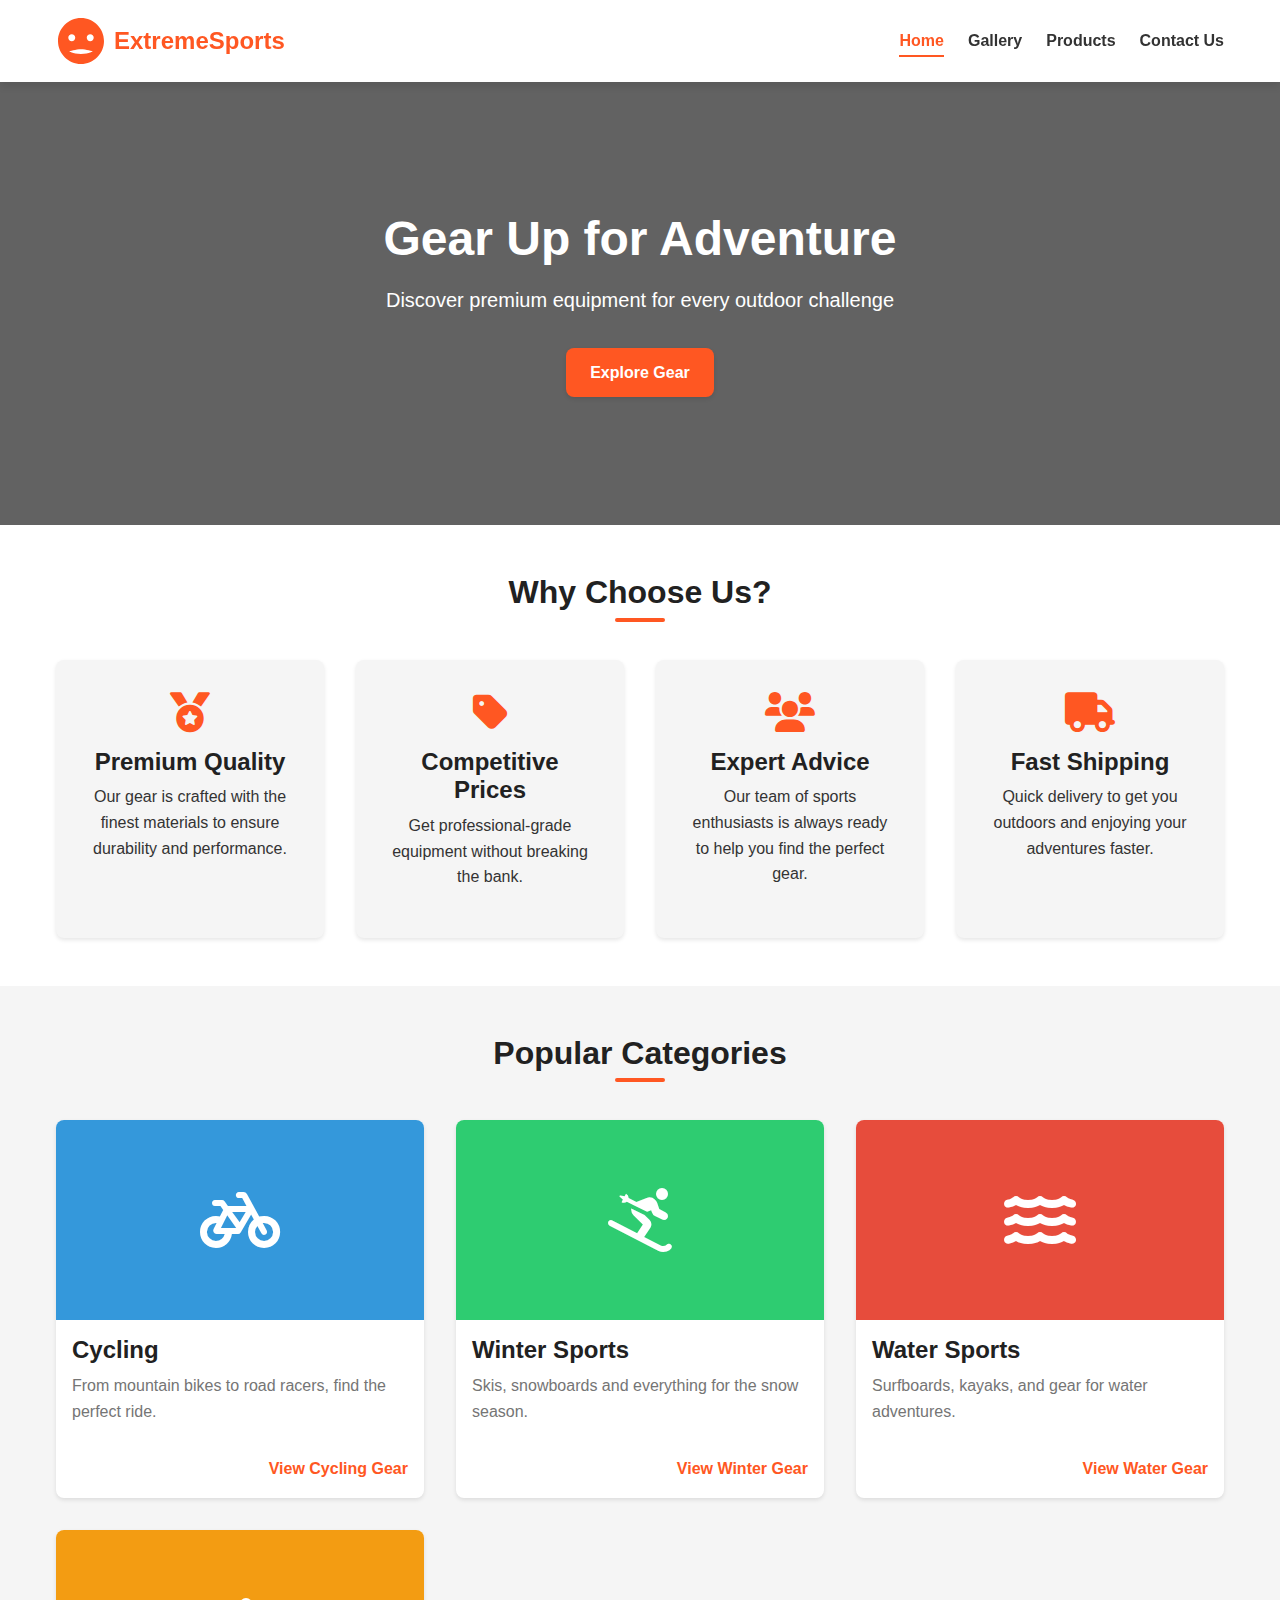
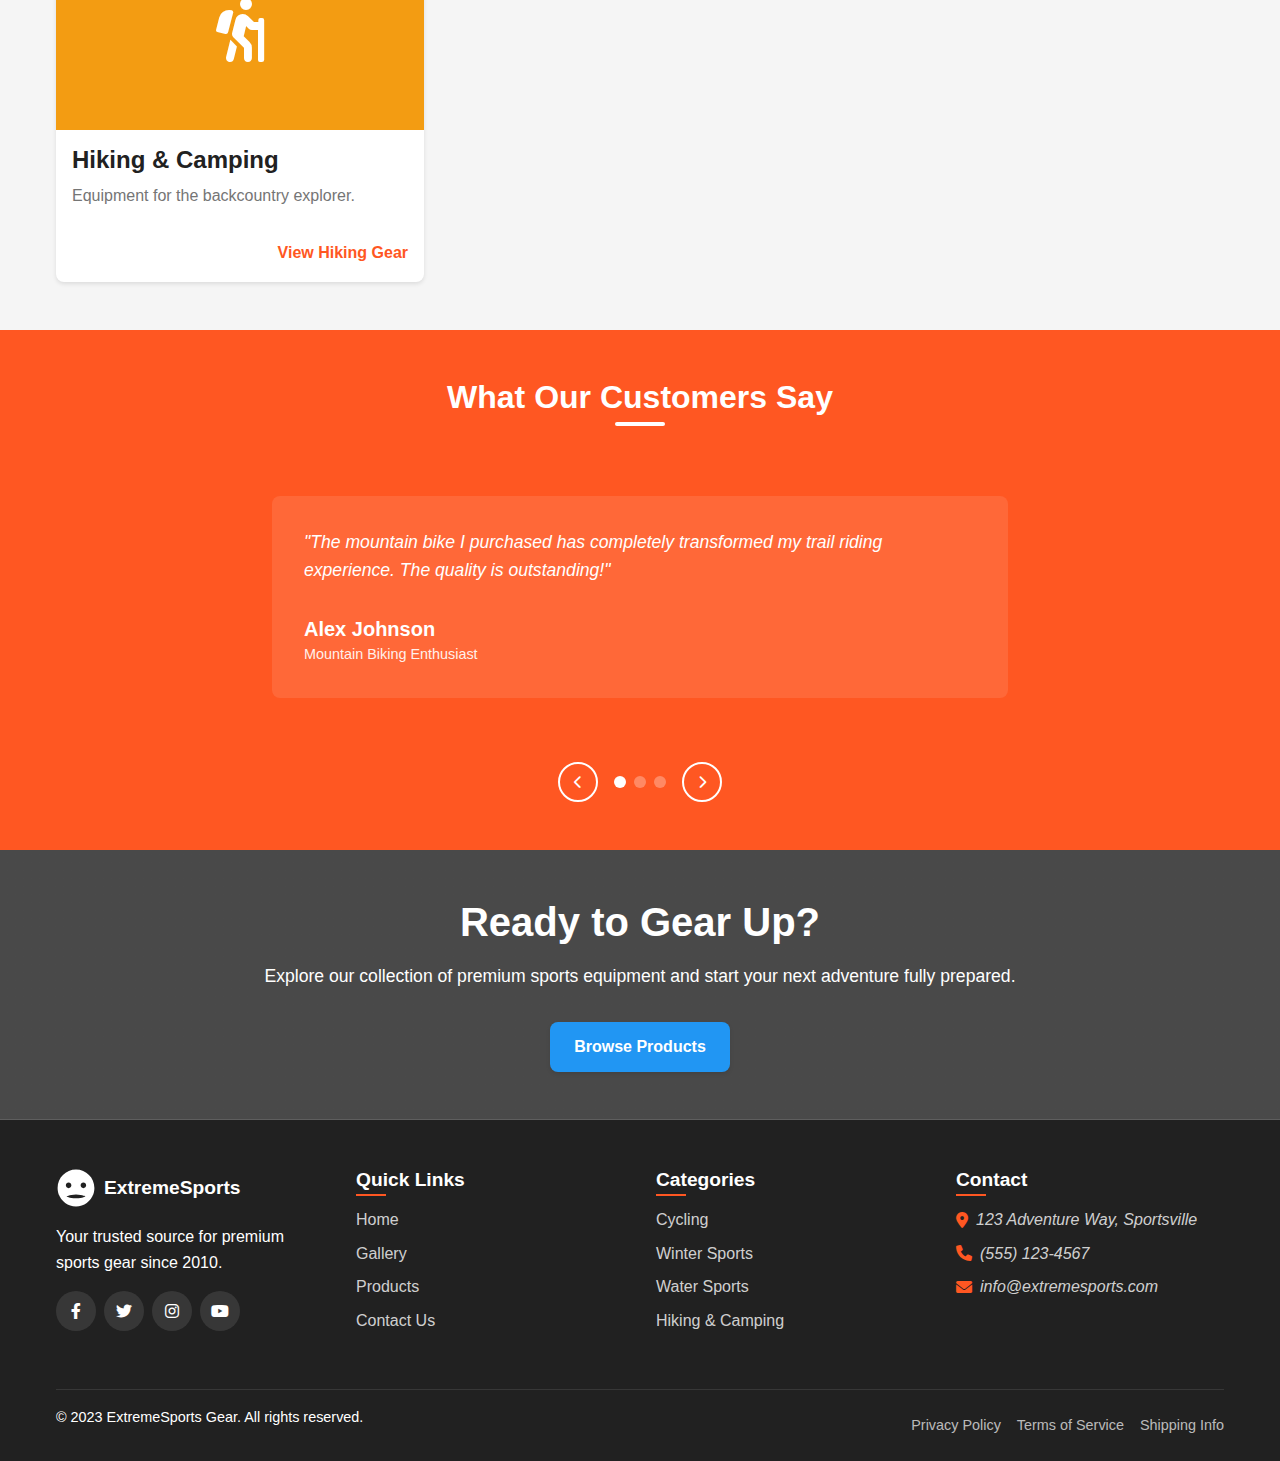
<file: index.html>
<!DOCTYPE html>
<html lang="en">
<head>
    <meta charset="UTF-8">
    <meta name="viewport" content="width=device-width, initial-scale=1.0">
    <title>ExtremeSports Gear | Home</title>
    <meta name="description" content="Discover premium sports gear for all your extreme adventures">
    <link rel="stylesheet" href="styles/main.css">
    <link rel="stylesheet" href="https://cdnjs.cloudflare.com/ajax/libs/font-awesome/6.0.0-beta3/css/all.min.css">
</head>
<body>
    <header>
        <div class="header-container">
            <div class="logo">
                <a href="index.html">
                    <svg class="logo-svg" width="50" height="50" viewBox="0 0 50 50" fill="none" xmlns="http://www.w3.org/2000/svg">
                        <path d="M25 2C12.318 2 2 12.318 2 25C2 37.682 12.318 48 25 48C37.682 48 48 37.682 48 25C48 12.318 37.682 2 25 2ZM36.83 35.33C36.83 35.33 33.825 37.89 25 37.89C16.175 37.89 13.17 35.33 13.17 35.33C13.17 35.33 20.035 33.235 25 33.235C29.965 33.235 36.83 35.33 36.83 35.33ZM15.765 18.235C17.702 18.235 19.235 19.768 19.235 21.705C19.235 23.642 17.702 25.175 15.765 25.175C13.828 25.175 12.295 23.642 12.295 21.705C12.295 19.768 13.828 18.235 15.765 18.235ZM34.235 18.235C36.172 18.235 37.705 19.768 37.705 21.705C37.705 23.642 36.172 25.175 34.235 25.175C32.298 25.175 30.765 23.642 30.765 21.705C30.765 19.768 32.298 18.235 34.235 18.235Z" fill="#FF5722"/>
                    </svg>
                    <span>ExtremeSports</span>
                </a>
            </div>
            <nav>
                <ul class="nav-menu">
                    <li><a href="index.html" class="active">Home</a></li>
                    <li><a href="gallery.html">Gallery</a></li>
                    <li><a href="products.html">Products</a></li>
                    <li><a href="contact.html">Contact Us</a></li>
                </ul>
            </nav>
            <div class="hamburger">
                <span class="bar"></span>
                <span class="bar"></span>
                <span class="bar"></span>
            </div>
        </div>
    </header>

    <main>
        <section class="hero">
            <div class="hero-content">
                <h1>Gear Up for Adventure</h1>
                <p>Discover premium equipment for every outdoor challenge</p>
                <a href="products.html" class="btn-primary">Explore Gear</a>
            </div>
        </section>

        <section class="features">
            <div class="container">
                <h2 class="section-title">Why Choose Us?</h2>
                <div class="feature-grid">
                    <div class="feature-card">
                        <i class="fas fa-medal"></i>
                        <h3>Premium Quality</h3>
                        <p>Our gear is crafted with the finest materials to ensure durability and performance.</p>
                    </div>
                    <div class="feature-card">
                        <i class="fas fa-tag"></i>
                        <h3>Competitive Prices</h3>
                        <p>Get professional-grade equipment without breaking the bank.</p>
                    </div>
                    <div class="feature-card">
                        <i class="fas fa-users"></i>
                        <h3>Expert Advice</h3>
                        <p>Our team of sports enthusiasts is always ready to help you find the perfect gear.</p>
                    </div>
                    <div class="feature-card">
                        <i class="fas fa-truck"></i>
                        <h3>Fast Shipping</h3>
                        <p>Quick delivery to get you outdoors and enjoying your adventures faster.</p>
                    </div>
                </div>
            </div>
        </section>

        <section class="categories">
            <div class="container">
                <h2 class="section-title">Popular Categories</h2>
                <div class="category-grid">
                    <div class="category-card">
                        <div class="category-image" style="background-color: #3498db;">
                            <i class="fas fa-bicycle"></i>
                        </div>
                        <h3>Cycling</h3>
                        <p>From mountain bikes to road racers, find the perfect ride.</p>
                        <a href="products.html#cycling" class="category-link">View Cycling Gear</a>
                    </div>
                    <div class="category-card">
                        <div class="category-image" style="background-color: #2ecc71;">
                            <i class="fas fa-skiing"></i>
                        </div>
                        <h3>Winter Sports</h3>
                        <p>Skis, snowboards and everything for the snow season.</p>
                        <a href="products.html#winter" class="category-link">View Winter Gear</a>
                    </div>
                    <div class="category-card">
                        <div class="category-image" style="background-color: #e74c3c;">
                            <i class="fas fa-water"></i>
                        </div>
                        <h3>Water Sports</h3>
                        <p>Surfboards, kayaks, and gear for water adventures.</p>
                        <a href="products.html#water" class="category-link">View Water Gear</a>
                    </div>
                    <div class="category-card">
                        <div class="category-image" style="background-color: #f39c12;">
                            <i class="fas fa-hiking"></i>
                        </div>
                        <h3>Hiking & Camping</h3>
                        <p>Equipment for the backcountry explorer.</p>
                        <a href="products.html#hiking" class="category-link">View Hiking Gear</a>
                    </div>
                </div>
            </div>
        </section>

        <section class="testimonials">
            <div class="container">
                <h2 class="section-title">What Our Customers Say</h2>
                <div class="testimonial-slider">
                    <div class="testimonial-item">
                        <div class="testimonial-content">
                            <p>"The mountain bike I purchased has completely transformed my trail riding experience. The quality is outstanding!"</p>
                            <div class="testimonial-author">
                                <div class="author-info">
                                    <h4>Alex Johnson</h4>
                                    <span>Mountain Biking Enthusiast</span>
                                </div>
                            </div>
                        </div>
                    </div>
                    <div class="testimonial-item">
                        <div class="testimonial-content">
                            <p>"I've been shopping for climbing gear for years, and this is by far the best quality equipment I've found."</p>
                            <div class="testimonial-author">
                                <div class="author-info">
                                    <h4>Maria Rodriguez</h4>
                                    <span>Professional Climber</span>
                                </div>
                            </div>
                        </div>
                    </div>
                    <div class="testimonial-item">
                        <div class="testimonial-content">
                            <p>"Customer service went above and beyond to help me find the perfect snowboard for my skill level."</p>
                            <div class="testimonial-author">
                                <div class="author-info">
                                    <h4>Tyler Smith</h4>
                                    <span>Snowboarding Instructor</span>
                                </div>
                            </div>
                        </div>
                    </div>
                </div>
                <div class="slider-controls">
                    <button class="prev-btn" aria-label="Previous testimonial"><i class="fas fa-chevron-left"></i></button>
                    <div class="slider-dots">
                        <span class="dot active" data-index="0"></span>
                        <span class="dot" data-index="1"></span>
                        <span class="dot" data-index="2"></span>
                    </div>
                    <button class="next-btn" aria-label="Next testimonial"><i class="fas fa-chevron-right"></i></button>
                </div>
            </div>
        </section>

        <section class="cta">
            <div class="container">
                <div class="cta-content">
                    <h2>Ready to Gear Up?</h2>
                    <p>Explore our collection of premium sports equipment and start your next adventure fully prepared.</p>
                    <a href="products.html" class="btn-secondary">Browse Products</a>
                </div>
            </div>
        </section>
    </main>

    <footer>
        <div class="container">
            <div class="footer-grid">
                <div class="footer-column">
                    <div class="footer-logo">
                        <svg width="40" height="40" viewBox="0 0 50 50" fill="none" xmlns="http://www.w3.org/2000/svg">
                            <path d="M25 2C12.318 2 2 12.318 2 25C2 37.682 12.318 48 25 48C37.682 48 48 37.682 48 25C48 12.318 37.682 2 25 2ZM36.83 35.33C36.83 35.33 33.825 37.89 25 37.89C16.175 37.89 13.17 35.33 13.17 35.33C13.17 35.33 20.035 33.235 25 33.235C29.965 33.235 36.83 35.33 36.83 35.33ZM15.765 18.235C17.702 18.235 19.235 19.768 19.235 21.705C19.235 23.642 17.702 25.175 15.765 25.175C13.828 25.175 12.295 23.642 12.295 21.705C12.295 19.768 13.828 18.235 15.765 18.235ZM34.235 18.235C36.172 18.235 37.705 19.768 37.705 21.705C37.705 23.642 36.172 25.175 34.235 25.175C32.298 25.175 30.765 23.642 30.765 21.705C30.765 19.768 32.298 18.235 34.235 18.235Z" fill="#ffffff"/>
                        </svg>
                        <span>ExtremeSports</span>
                    </div>
                    <p>Your trusted source for premium sports gear since 2010.</p>
                    <div class="social-icons">
                        <a href="#" aria-label="Facebook"><i class="fab fa-facebook-f"></i></a>
                        <a href="#" aria-label="Twitter"><i class="fab fa-twitter"></i></a>
                        <a href="#" aria-label="Instagram"><i class="fab fa-instagram"></i></a>
                        <a href="#" aria-label="YouTube"><i class="fab fa-youtube"></i></a>
                    </div>
                </div>
                <div class="footer-column">
                    <h3>Quick Links</h3>
                    <ul>
                        <li><a href="index.html">Home</a></li>
                        <li><a href="gallery.html">Gallery</a></li>
                        <li><a href="products.html">Products</a></li>
                        <li><a href="contact.html">Contact Us</a></li>
                    </ul>
                </div>
                <div class="footer-column">
                    <h3>Categories</h3>
                    <ul>
                        <li><a href="products.html#cycling">Cycling</a></li>
                        <li><a href="products.html#winter">Winter Sports</a></li>
                        <li><a href="products.html#water">Water Sports</a></li>
                        <li><a href="products.html#hiking">Hiking & Camping</a></li>
                    </ul>
                </div>
                <div class="footer-column">
                    <h3>Contact</h3>
                    <address>
                        <p><i class="fas fa-map-marker-alt"></i> 123 Adventure Way, Sportsville</p>
                        <p><i class="fas fa-phone"></i> (555) 123-4567</p>
                        <p><i class="fas fa-envelope"></i> info@extremesports.com</p>
                    </address>
                </div>
            </div>
            <div class="footer-bottom">
                <p>&copy; 2023 ExtremeSports Gear. All rights reserved.</p>
                <ul class="footer-legal">
                    <li><a href="#">Privacy Policy</a></li>
                    <li><a href="#">Terms of Service</a></li>
                    <li><a href="#">Shipping Info</a></li>
                </ul>
            </div>
        </div>
    </footer>

    <script src="scripts/main.js"></script>
</body>
</html>
</file>
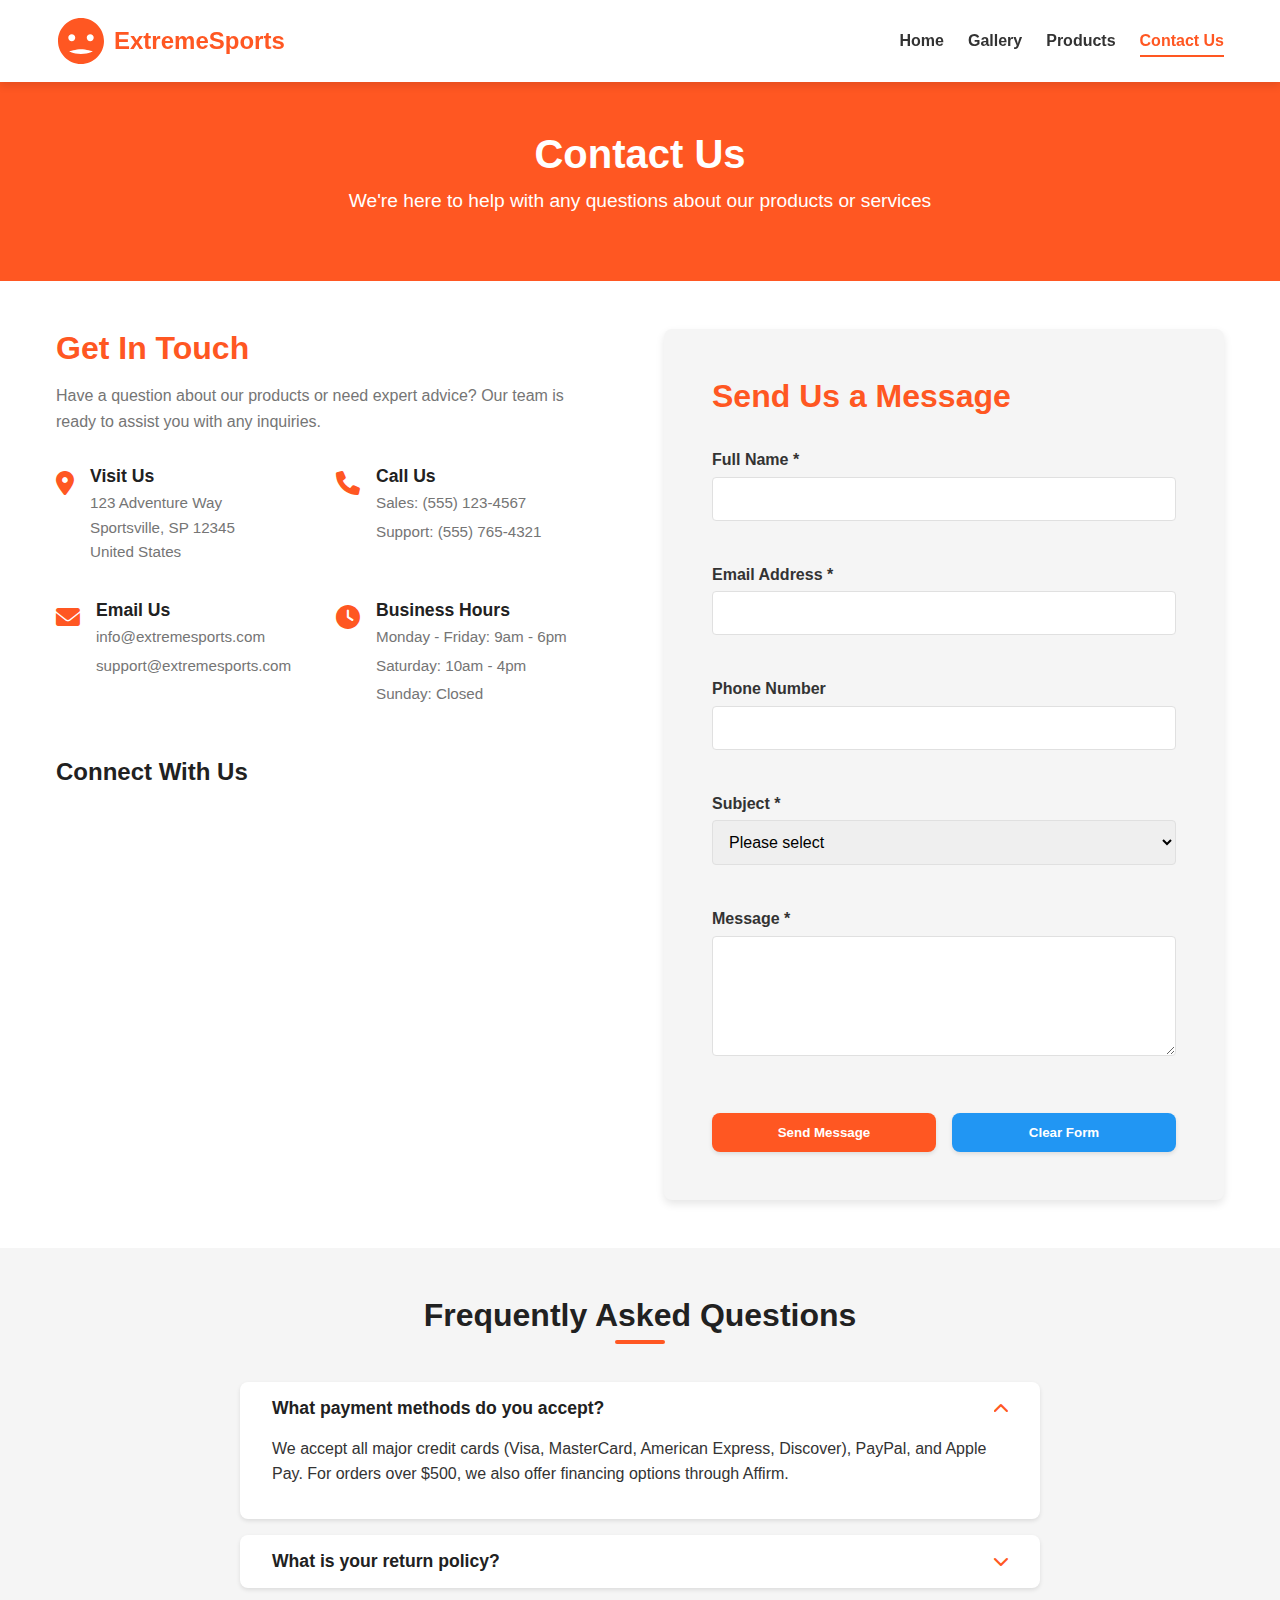
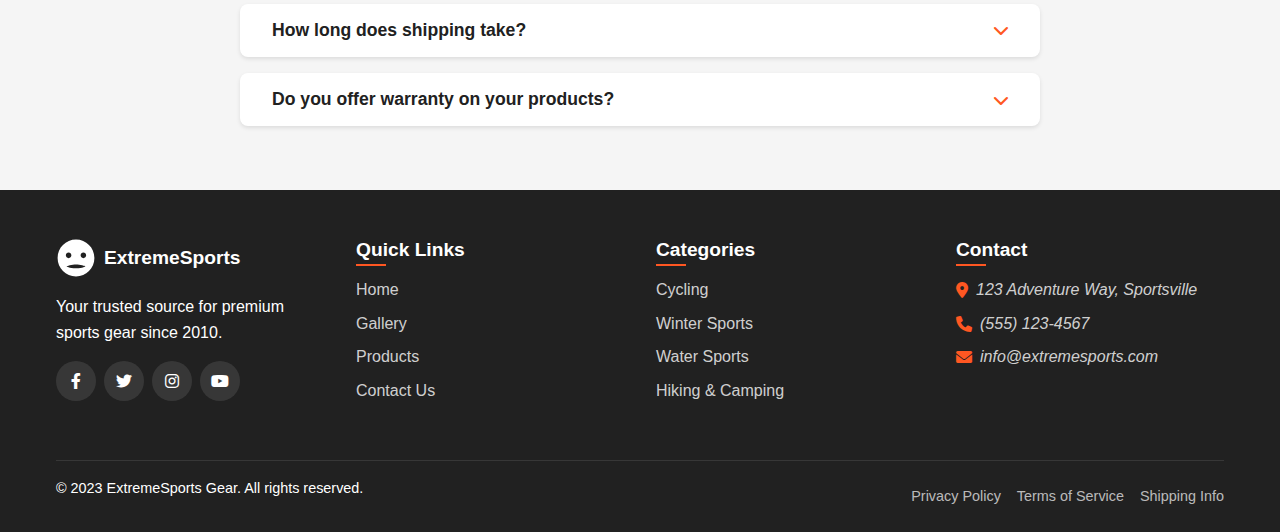
<file: contact.html>
<!DOCTYPE html>
<html lang="en">
<head>
    <meta charset="UTF-8">
    <meta name="viewport" content="width=device-width, initial-scale=1.0">
    <title>ExtremeSports Gear | Contact Us</title>
    <meta name="description" content="Get in touch with our team for questions about our sports gear or personalized recommendations">
    <link rel="stylesheet" href="styles/main.css">
    <link rel="stylesheet" href="styles/contact.css">
    <link rel="stylesheet" href="https://cdnjs.cloudflare.com/ajax/libs/font-awesome/6.0.0-beta3/css/all.min.css">
</head>
<body>
    <header>
        <div class="header-container">
            <div class="logo">
                <a href="index.html">
                    <svg class="logo-svg" width="50" height="50" viewBox="0 0 50 50" fill="none" xmlns="http://www.w3.org/2000/svg">
                        <path d="M25 2C12.318 2 2 12.318 2 25C2 37.682 12.318 48 25 48C37.682 48 48 37.682 48 25C48 12.318 37.682 2 25 2ZM36.83 35.33C36.83 35.33 33.825 37.89 25 37.89C16.175 37.89 13.17 35.33 13.17 35.33C13.17 35.33 20.035 33.235 25 33.235C29.965 33.235 36.83 35.33 36.83 35.33ZM15.765 18.235C17.702 18.235 19.235 19.768 19.235 21.705C19.235 23.642 17.702 25.175 15.765 25.175C13.828 25.175 12.295 23.642 12.295 21.705C12.295 19.768 13.828 18.235 15.765 18.235ZM34.235 18.235C36.172 18.235 37.705 19.768 37.705 21.705C37.705 23.642 36.172 25.175 34.235 25.175C32.298 25.175 30.765 23.642 30.765 21.705C30.765 19.768 32.298 18.235 34.235 18.235Z" fill="#FF5722"/>
                    </svg>
                    <span>ExtremeSports</span>
                </a>
            </div>
            <nav>
                <ul class="nav-menu">
                    <li><a href="index.html">Home</a></li>
                    <li><a href="gallery.html">Gallery</a></li>
                    <li><a href="products.html">Products</a></li>
                    <li><a href="contact.html" class="active">Contact Us</a></li>
                </ul>
            </nav>
            <div class="hamburger">
                <span class="bar"></span>
                <span class="bar"></span>
                <span class="bar"></span>
            </div>
        </div>
    </header>

    <main>
        <section class="page-header">
            <div class="container">
                <h1>Contact Us</h1>
                <p>We're here to help with any questions about our products or services</p>
            </div>
        </section>

        <section class="contact-section">
            <div class="container">
                <div class="contact-grid">
                    <div class="contact-info">
                        <h2>Get In Touch</h2>
                        <p>Have a question about our products or need expert advice? Our team is ready to assist you with any inquiries.</p>
                        
                        <div class="contact-methods">
                            <div class="contact-method">
                                <i class="fas fa-map-marker-alt"></i>
                                <div>
                                    <h3>Visit Us</h3>
                                    <address>
                                        123 Adventure Way<br>
                                        Sportsville, SP 12345<br>
                                        United States
                                    </address>
                                </div>
                            </div>
                            
                            <div class="contact-method">
                                <i class="fas fa-phone"></i>
                                <div>
                                    <h3>Call Us</h3>
                                    <p>Sales: (555) 123-4567</p>
                                    <p>Support: (555) 765-4321</p>
                                </div>
                            </div>
                            
                            <div class="contact-method">
                                <i class="fas fa-envelope"></i>
                                <div>
                                    <h3>Email Us</h3>
                                    <p>info@extremesports.com</p>
                                    <p>support@extremesports.com</p>
                                </div>
                            </div>
                            
                            <div class="contact-method">
                                <i class="fas fa-clock"></i>
                                <div>
                                    <h3>Business Hours</h3>
                                    <p>Monday - Friday: 9am - 6pm</p>
                                    <p>Saturday: 10am - 4pm</p>
                                    <p>Sunday: Closed</p>
                                </div>
                            </div>
                        </div>
                        
                        <div class="social-connect">
                            <h3>Connect With Us</h3>
                            <div class="social-icons">
                                <a href="#" aria-label="Facebook"><i class="fab fa-facebook-f"></i></a>
                                <a href="#" aria-label="Twitter"><i class="fab fa-twitter"></i></a>
                                <a href="#" aria-label="Instagram"><i class="fab fa-instagram"></i></a>
                                <a href="#" aria-label="YouTube"><i class="fab fa-youtube"></i></a>
                            </div>
                        </div>
                    </div>
                    
                    <div class="contact-form-container">
                        <h2>Send Us a Message</h2>
                        <form id="contact-form" class="contact-form" novalidate>
                            <div class="form-group">
                                <label for="name">Full Name *</label>
                                <input type="text" id="name" name="name" required>
                                <span class="error-message" id="name-error"></span>
                            </div>
                            
                            <div class="form-group">
                                <label for="email">Email Address *</label>
                                <input type="email" id="email" name="email" required>
                                <span class="error-message" id="email-error"></span>
                            </div>
                            
                            <div class="form-group">
                                <label for="phone">Phone Number</label>
                                <input type="tel" id="phone" name="phone">
                                <span class="error-message" id="phone-error"></span>
                            </div>
                            
                            <div class="form-group">
                                <label for="subject">Subject *</label>
                                <select id="subject" name="subject" required>
                                    <option value="">Please select</option>
                                    <option value="product-inquiry">Product Inquiry</option>
                                    <option value="order-status">Order Status</option>
                                    <option value="return">Returns & Exchanges</option>
                                    <option value="feedback">Feedback</option>
                                    <option value="other">Other</option>
                                </select>
                                <span class="error-message" id="subject-error"></span>
                            </div>
                            
                            <div class="form-group">
                                <label for="message">Message *</label>
                                <textarea id="message" name="message" rows="5" required></textarea>
                                <span class="error-message" id="message-error"></span>
                            </div>
                            
                            <div class="form-actions">
                                <button type="submit" class="btn-primary">Send Message</button>
                                <button type="reset" class="btn-secondary">Clear Form</button>
                            </div>
                        </form>
                        
                        <div id="form-success" class="form-success">
                            <i class="fas fa-check-circle"></i>
                            <h3>Message Sent Successfully!</h3>
                            <p>Thank you for contacting us. We will get back to you shortly.</p>
                        </div>
                    </div>
                </div>
            </div>
        </section>

        <section class="faq-section">
            <div class="container">
                <h2 class="section-title">Frequently Asked Questions</h2>
                <div class="faq-container">
                    <div class="faq-item">
                        <div class="faq-question">
                            <h3>What payment methods do you accept?</h3>
                            <i class="fas fa-chevron-down"></i>
                        </div>
                        <div class="faq-answer">
                            <p>We accept all major credit cards (Visa, MasterCard, American Express, Discover), PayPal, and Apple Pay. For orders over $500, we also offer financing options through Affirm.</p>
                        </div>
                    </div>
                    
                    <div class="faq-item">
                        <div class="faq-question">
                            <h3>What is your return policy?</h3>
                            <i class="fas fa-chevron-down"></i>
                        </div>
                        <div class="faq-answer">
                            <p>We offer a 30-day return policy for unused items in original packaging. Custom or personalized items cannot be returned unless defective. Return shipping costs are the responsibility of the customer unless the product is defective.</p>
                        </div>
                    </div>
                    
                    <div class="faq-item">
                        <div class="faq-question">
                            <h3>How long does shipping take?</h3>
                            <i class="fas fa-chevron-down"></i>
                        </div>
                        <div class="faq-answer">
                            <p>Standard shipping within the continental US typically takes 3-5 business days. Expedited shipping options are available at checkout. International shipping times vary by location but usually range from 7-14 business days.</p>
                        </div>
                    </div>
                    
                    <div class="faq-item">
                        <div class="faq-question">
                            <h3>Do you offer warranty on your products?</h3>
                            <i class="fas fa-chevron-down"></i>
                        </div>
                        <div class="faq-answer">
                            <p>Most of our products come with a manufacturer's warranty, typically ranging from 1-5 years depending on the item. Extended warranty options are available for select products at an additional cost. Please check the individual product pages for specific warranty information.</p>
                        </div>
                    </div>
                </div>
            </div>
        </section>
    </main>

    <footer>
        <div class="container">
            <div class="footer-grid">
                <div class="footer-column">
                    <div class="footer-logo">
                        <svg width="40" height="40" viewBox="0 0 50 50" fill="none" xmlns="http://www.w3.org/2000/svg">
                            <path d="M25 2C12.318 2 2 12.318 2 25C2 37.682 12.318 48 25 48C37.682 48 48 37.682 48 25C48 12.318 37.682 2 25 2ZM36.83 35.33C36.83 35.33 33.825 37.89 25 37.89C16.175 37.89 13.17 35.33 13.17 35.33C13.17 35.33 20.035 33.235 25 33.235C29.965 33.235 36.83 35.33 36.83 35.33ZM15.765 18.235C17.702 18.235 19.235 19.768 19.235 21.705C19.235 23.642 17.702 25.175 15.765 25.175C13.828 25.175 12.295 23.642 12.295 21.705C12.295 19.768 13.828 18.235 15.765 18.235ZM34.235 18.235C36.172 18.235 37.705 19.768 37.705 21.705C37.705 23.642 36.172 25.175 34.235 25.175C32.298 25.175 30.765 23.642 30.765 21.705C30.765 19.768 32.298 18.235 34.235 18.235Z" fill="#ffffff"/>
                        </svg>
                        <span>ExtremeSports</span>
                    </div>
                    <p>Your trusted source for premium sports gear since 2010.</p>
                    <div class="social-icons">
                        <a href="#" aria-label="Facebook"><i class="fab fa-facebook-f"></i></a>
                        <a href="#" aria-label="Twitter"><i class="fab fa-twitter"></i></a>
                        <a href="#" aria-label="Instagram"><i class="fab fa-instagram"></i></a>
                        <a href="#" aria-label="YouTube"><i class="fab fa-youtube"></i></a>
                    </div>
                </div>
                <div class="footer-column">
                    <h3>Quick Links</h3>
                    <ul>
                        <li><a href="index.html">Home</a></li>
                        <li><a href="gallery.html">Gallery</a></li>
                        <li><a href="products.html">Products</a></li>
                        <li><a href="contact.html">Contact Us</a></li>
                    </ul>
                </div>
                <div class="footer-column">
                    <h3>Categories</h3>
                    <ul>
                        <li><a href="products.html#cycling">Cycling</a></li>
                        <li><a href="products.html#winter">Winter Sports</a></li>
                        <li><a href="products.html#water">Water Sports</a></li>
                        <li><a href="products.html#hiking">Hiking & Camping</a></li>
                    </ul>
                </div>
                <div class="footer-column">
                    <h3>Contact</h3>
                    <address>
                        <p><i class="fas fa-map-marker-alt"></i> 123 Adventure Way, Sportsville</p>
                        <p><i class="fas fa-phone"></i> (555) 123-4567</p>
                        <p><i class="fas fa-envelope"></i> info@extremesports.com</p>
                    </address>
                </div>
            </div>
            <div class="footer-bottom">
                <p>&copy; 2023 ExtremeSports Gear. All rights reserved.</p>
                <ul class="footer-legal">
                    <li><a href="#">Privacy Policy</a></li>
                    <li><a href="#">Terms of Service</a></li>
                    <li><a href="#">Shipping Info</a></li>
                </ul>
            </div>
        </div>
    </footer>

    <script src="scripts/main.js"></script>
    <script src="scripts/form-validation.js"></script>
</body>
</html>
</file>
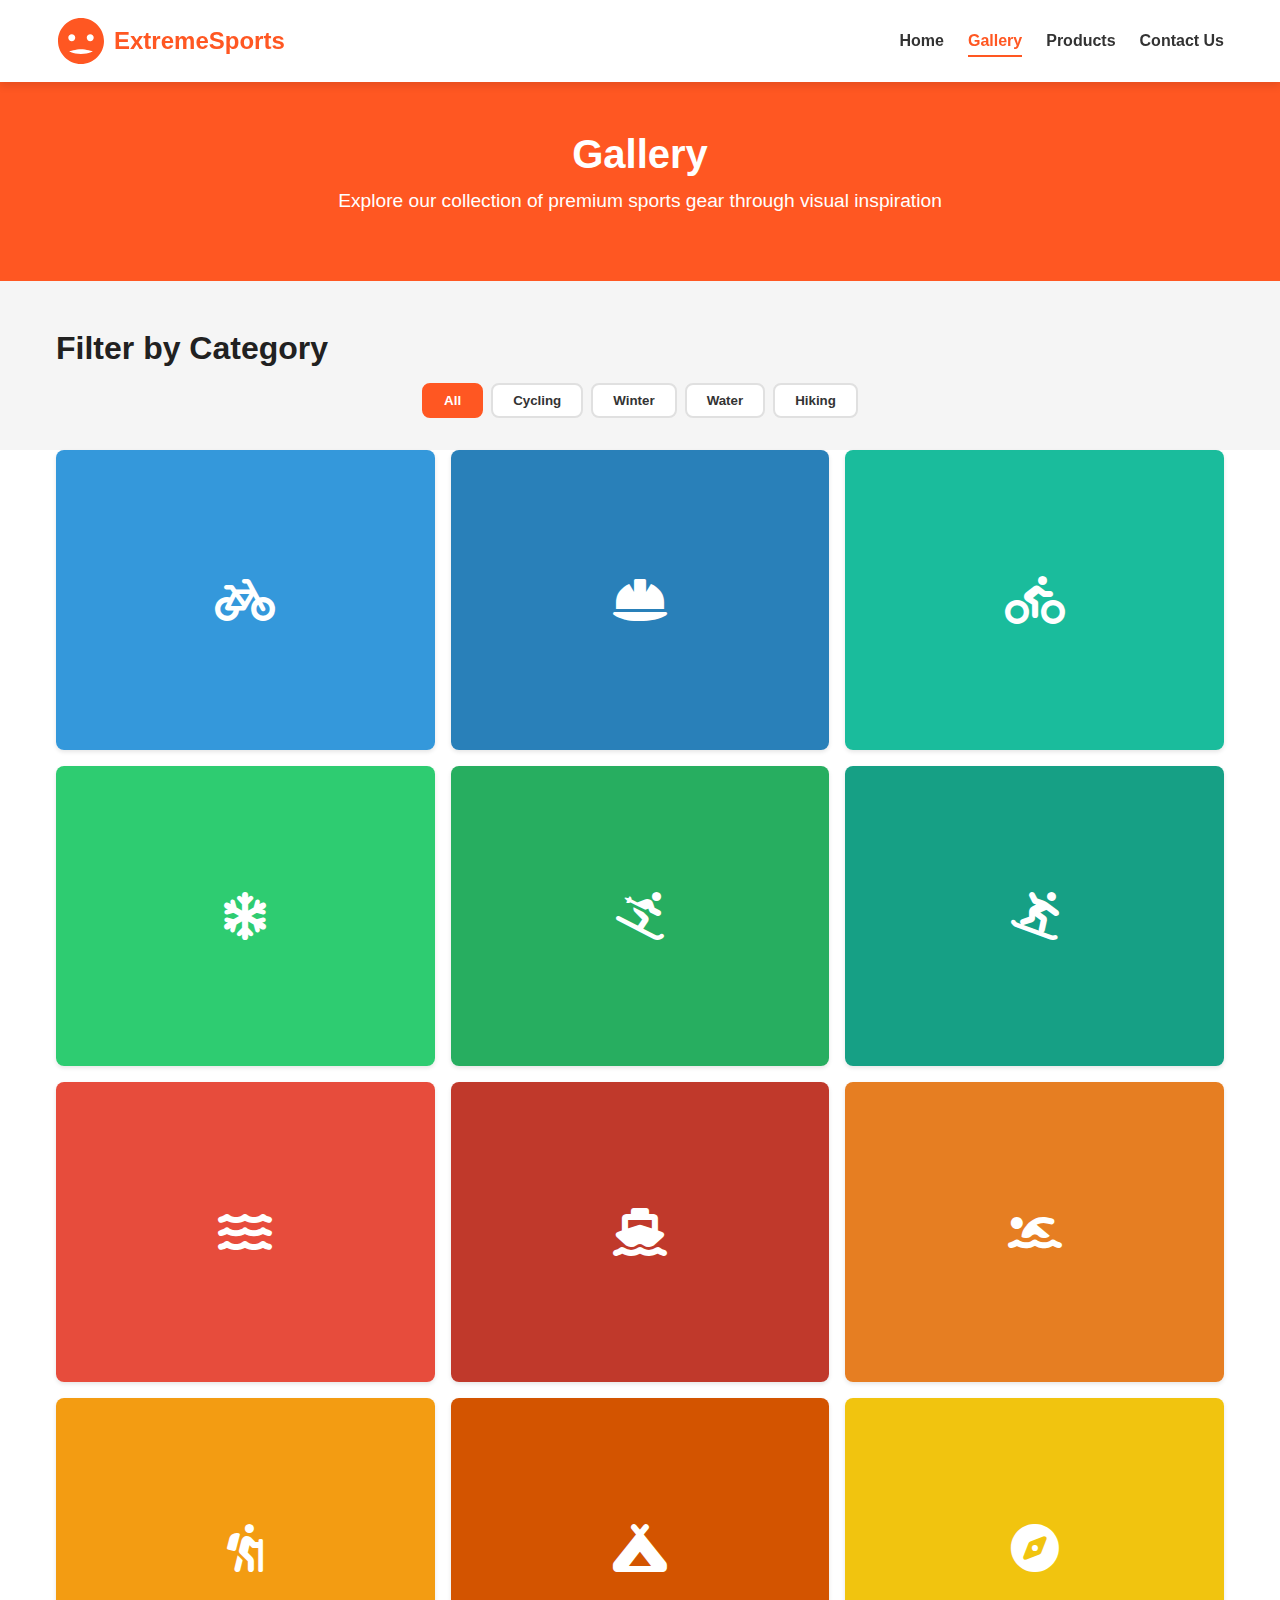
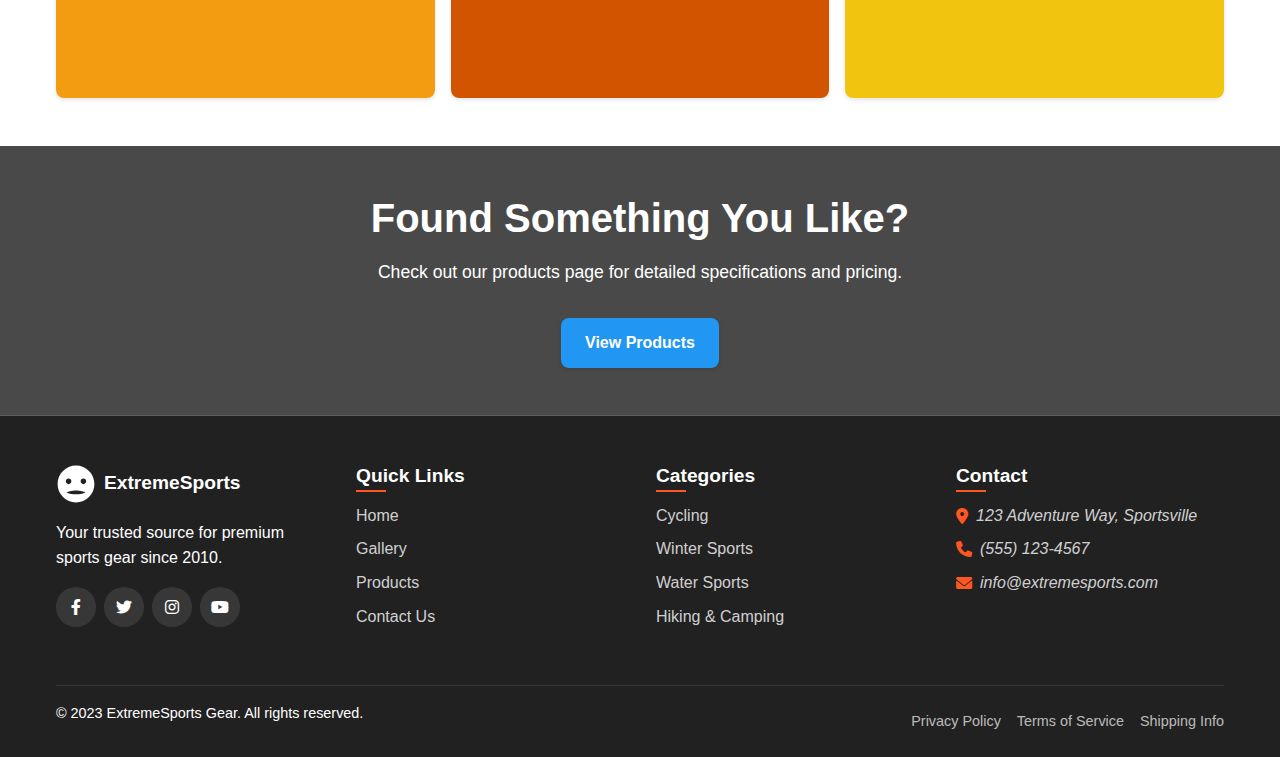
<file: gallery.html>
<!DOCTYPE html>
<html lang="en">
<head>
    <meta charset="UTF-8">
    <meta name="viewport" content="width=device-width, initial-scale=1.0">
    <title>ExtremeSports Gear | Gallery</title>
    <meta name="description" content="Explore our collection of premium sports gear through our visual gallery">
    <link rel="stylesheet" href="styles/main.css">
    <link rel="stylesheet" href="styles/gallery.css">
    <link rel="stylesheet" href="https://cdnjs.cloudflare.com/ajax/libs/font-awesome/6.0.0-beta3/css/all.min.css">
</head>
<body>
    <header>
        <div class="header-container">
            <div class="logo">
                <a href="index.html">
                    <svg class="logo-svg" width="50" height="50" viewBox="0 0 50 50" fill="none" xmlns="http://www.w3.org/2000/svg">
                        <path d="M25 2C12.318 2 2 12.318 2 25C2 37.682 12.318 48 25 48C37.682 48 48 37.682 48 25C48 12.318 37.682 2 25 2ZM36.83 35.33C36.83 35.33 33.825 37.89 25 37.89C16.175 37.89 13.17 35.33 13.17 35.33C13.17 35.33 20.035 33.235 25 33.235C29.965 33.235 36.83 35.33 36.83 35.33ZM15.765 18.235C17.702 18.235 19.235 19.768 19.235 21.705C19.235 23.642 17.702 25.175 15.765 25.175C13.828 25.175 12.295 23.642 12.295 21.705C12.295 19.768 13.828 18.235 15.765 18.235ZM34.235 18.235C36.172 18.235 37.705 19.768 37.705 21.705C37.705 23.642 36.172 25.175 34.235 25.175C32.298 25.175 30.765 23.642 30.765 21.705C30.765 19.768 32.298 18.235 34.235 18.235Z" fill="#FF5722"/>
                    </svg>
                    <span>ExtremeSports</span>
                </a>
            </div>
            <nav>
                <ul class="nav-menu">
                    <li><a href="index.html">Home</a></li>
                    <li><a href="gallery.html" class="active">Gallery</a></li>
                    <li><a href="products.html">Products</a></li>
                    <li><a href="contact.html">Contact Us</a></li>
                </ul>
            </nav>
            <div class="hamburger">
                <span class="bar"></span>
                <span class="bar"></span>
                <span class="bar"></span>
            </div>
        </div>
    </header>

    <main>
        <section class="page-header">
            <div class="container">
                <h1>Gallery</h1>
                <p>Explore our collection of premium sports gear through visual inspiration</p>
            </div>
        </section>

        <section class="gallery-filters">
            <div class="container">
                <h2>Filter by Category</h2>
                <div class="filter-buttons">
                    <button class="filter-btn active" data-filter="all">All</button>
                    <button class="filter-btn" data-filter="cycling">Cycling</button>
                    <button class="filter-btn" data-filter="winter">Winter</button>
                    <button class="filter-btn" data-filter="water">Water</button>
                    <button class="filter-btn" data-filter="hiking">Hiking</button>
                </div>
            </div>
        </section>

        <section class="gallery-grid">
            <div class="container">
                <div class="gallery-container">
                    <!-- Cycling Items -->
                    <div class="gallery-item cycling">
                        <div class="gallery-image" style="background-color: #3498db;">
                            <i class="fas fa-bicycle fa-3x"></i>
                            <div class="overlay">
                                <h3>Pro Mountain Bike</h3>
                                <p>High-performance mountain bike for challenging trails</p>
                                <button class="gallery-view-btn" data-image="cycling-1">View Details</button>
                            </div>
                        </div>
                    </div>
                    <div class="gallery-item cycling">
                        <div class="gallery-image" style="background-color: #2980b9;">
                            <i class="fas fa-helmet-safety fa-3x"></i>
                            <div class="overlay">
                                <h3>Cycling Helmet</h3>
                                <p>Lightweight protective gear for road cycling</p>
                                <button class="gallery-view-btn" data-image="cycling-2">View Details</button>
                            </div>
                        </div>
                    </div>
                    <div class="gallery-item cycling">
                        <div class="gallery-image" style="background-color: #1abc9c;">
                            <i class="fas fa-person-biking fa-3x"></i>
                            <div class="overlay">
                                <h3>Cycling Attire</h3>
                                <p>Professional cycling jerseys and shorts</p>
                                <button class="gallery-view-btn" data-image="cycling-3">View Details</button>
                            </div>
                        </div>
                    </div>

                    <!-- Winter Sports Items -->
                    <div class="gallery-item winter">
                        <div class="gallery-image" style="background-color: #2ecc71;">
                            <i class="fas fa-snowflake fa-3x"></i>
                            <div class="overlay">
                                <h3>Alpine Skis</h3>
                                <p>Performance skis for downhill adventures</p>
                                <button class="gallery-view-btn" data-image="winter-1">View Details</button>
                            </div>
                        </div>
                    </div>
                    <div class="gallery-item winter">
                        <div class="gallery-image" style="background-color: #27ae60;">
                            <i class="fas fa-person-skiing fa-3x"></i>
                            <div class="overlay">
                                <h3>Ski Boots</h3>
                                <p>Comfortable and responsive ski boots</p>
                                <button class="gallery-view-btn" data-image="winter-2">View Details</button>
                            </div>
                        </div>
                    </div>
                    <div class="gallery-item winter">
                        <div class="gallery-image" style="background-color: #16a085;">
                            <i class="fas fa-person-snowboarding fa-3x"></i>
                            <div class="overlay">
                                <h3>Snowboard</h3>
                                <p>Freestyle snowboard for park and mountain</p>
                                <button class="gallery-view-btn" data-image="winter-3">View Details</button>
                            </div>
                        </div>
                    </div>

                    <!-- Water Sports Items -->
                    <div class="gallery-item water">
                        <div class="gallery-image" style="background-color: #e74c3c;">
                            <i class="fas fa-water fa-3x"></i>
                            <div class="overlay">
                                <h3>Surfboard</h3>
                                <p>Professional surfboard for catching waves</p>
                                <button class="gallery-view-btn" data-image="water-1">View Details</button>
                            </div>
                        </div>
                    </div>
                    <div class="gallery-item water">
                        <div class="gallery-image" style="background-color: #c0392b;">
                            <i class="fas fa-ship fa-3x"></i>
                            <div class="overlay">
                                <h3>Kayak</h3>
                                <p>Stable and maneuverable kayak for rivers and lakes</p>
                                <button class="gallery-view-btn" data-image="water-2">View Details</button>
                            </div>
                        </div>
                    </div>
                    <div class="gallery-item water">
                        <div class="gallery-image" style="background-color: #e67e22;">
                            <i class="fas fa-person-swimming fa-3x"></i>
                            <div class="overlay">
                                <h3>Diving Gear</h3>
                                <p>Complete set for underwater exploration</p>
                                <button class="gallery-view-btn" data-image="water-3">View Details</button>
                            </div>
                        </div>
                    </div>

                    <!-- Hiking Items -->
                    <div class="gallery-item hiking">
                        <div class="gallery-image" style="background-color: #f39c12;">
                            <i class="fas fa-hiking fa-3x"></i>
                            <div class="overlay">
                                <h3>Hiking Boots</h3>
                                <p>Durable boots for all-terrain hiking</p>
                                <button class="gallery-view-btn" data-image="hiking-1">View Details</button>
                            </div>
                        </div>
                    </div>
                    <div class="gallery-item hiking">
                        <div class="gallery-image" style="background-color: #d35400;">
                            <i class="fas fa-campground fa-3x"></i>
                            <div class="overlay">
                                <h3>Tent</h3>
                                <p>Lightweight weatherproof tent for backpacking</p>
                                <button class="gallery-view-btn" data-image="hiking-2">View Details</button>
                            </div>
                        </div>
                    </div>
                    <div class="gallery-item hiking">
                        <div class="gallery-image" style="background-color: #f1c40f;">
                            <i class="fas fa-compass fa-3x"></i>
                            <div class="overlay">
                                <h3>Navigation Equipment</h3>
                                <p>GPS and compass for wilderness exploration</p>
                                <button class="gallery-view-btn" data-image="hiking-3">View Details</button>
                            </div>
                        </div>
                    </div>
                </div>
            </div>
        </section>

        <!-- Modal for viewing larger images -->
        <div class="modal" id="gallery-modal">
            <div class="modal-content">
                <span class="close-modal">&times;</span>
                <div class="modal-body">
                    <div class="modal-image">
                        <i class="fas fa-spinner fa-spin fa-3x"></i>
                    </div>
                    <div class="modal-details">
                        <h3 id="modal-title">Item Title</h3>
                        <p id="modal-description">Item description goes here.</p>
                        <div class="modal-features">
                            <h4>Features:</h4>
                            <ul id="modal-features">
                                <li>Feature 1</li>
                                <li>Feature 2</li>
                                <li>Feature 3</li>
                            </ul>
                        </div>
                        <a href="products.html" class="btn-primary">View in Products</a>
                    </div>
                </div>
            </div>
        </div>

        <section class="cta">
            <div class="container">
                <div class="cta-content">
                    <h2>Found Something You Like?</h2>
                    <p>Check out our products page for detailed specifications and pricing.</p>
                    <a href="products.html" class="btn-secondary">View Products</a>
                </div>
            </div>
        </section>
    </main>

    <footer>
        <div class="container">
            <div class="footer-grid">
                <div class="footer-column">
                    <div class="footer-logo">
                        <svg width="40" height="40" viewBox="0 0 50 50" fill="none" xmlns="http://www.w3.org/2000/svg">
                            <path d="M25 2C12.318 2 2 12.318 2 25C2 37.682 12.318 48 25 48C37.682 48 48 37.682 48 25C48 12.318 37.682 2 25 2ZM36.83 35.33C36.83 35.33 33.825 37.89 25 37.89C16.175 37.89 13.17 35.33 13.17 35.33C13.17 35.33 20.035 33.235 25 33.235C29.965 33.235 36.83 35.33 36.83 35.33ZM15.765 18.235C17.702 18.235 19.235 19.768 19.235 21.705C19.235 23.642 17.702 25.175 15.765 25.175C13.828 25.175 12.295 23.642 12.295 21.705C12.295 19.768 13.828 18.235 15.765 18.235ZM34.235 18.235C36.172 18.235 37.705 19.768 37.705 21.705C37.705 23.642 36.172 25.175 34.235 25.175C32.298 25.175 30.765 23.642 30.765 21.705C30.765 19.768 32.298 18.235 34.235 18.235Z" fill="#ffffff"/>
                        </svg>
                        <span>ExtremeSports</span>
                    </div>
                    <p>Your trusted source for premium sports gear since 2010.</p>
                    <div class="social-icons">
                        <a href="#" aria-label="Facebook"><i class="fab fa-facebook-f"></i></a>
                        <a href="#" aria-label="Twitter"><i class="fab fa-twitter"></i></a>
                        <a href="#" aria-label="Instagram"><i class="fab fa-instagram"></i></a>
                        <a href="#" aria-label="YouTube"><i class="fab fa-youtube"></i></a>
                    </div>
                </div>
                <div class="footer-column">
                    <h3>Quick Links</h3>
                    <ul>
                        <li><a href="index.html">Home</a></li>
                        <li><a href="gallery.html">Gallery</a></li>
                        <li><a href="products.html">Products</a></li>
                        <li><a href="contact.html">Contact Us</a></li>
                    </ul>
                </div>
                <div class="footer-column">
                    <h3>Categories</h3>
                    <ul>
                        <li><a href="products.html#cycling">Cycling</a></li>
                        <li><a href="products.html#winter">Winter Sports</a></li>
                        <li><a href="products.html#water">Water Sports</a></li>
                        <li><a href="products.html#hiking">Hiking & Camping</a></li>
                    </ul>
                </div>
                <div class="footer-column">
                    <h3>Contact</h3>
                    <address>
                        <p><i class="fas fa-map-marker-alt"></i> 123 Adventure Way, Sportsville</p>
                        <p><i class="fas fa-phone"></i> (555) 123-4567</p>
                        <p><i class="fas fa-envelope"></i> info@extremesports.com</p>
                    </address>
                </div>
            </div>
            <div class="footer-bottom">
                <p>&copy; 2023 ExtremeSports Gear. All rights reserved.</p>
                <ul class="footer-legal">
                    <li><a href="#">Privacy Policy</a></li>
                    <li><a href="#">Terms of Service</a></li>
                    <li><a href="#">Shipping Info</a></li>
                </ul>
            </div>
        </div>
    </footer>

    <script src="scripts/main.js"></script>
    <script src="scripts/gallery.js"></script>
</body>
</html>
</file>
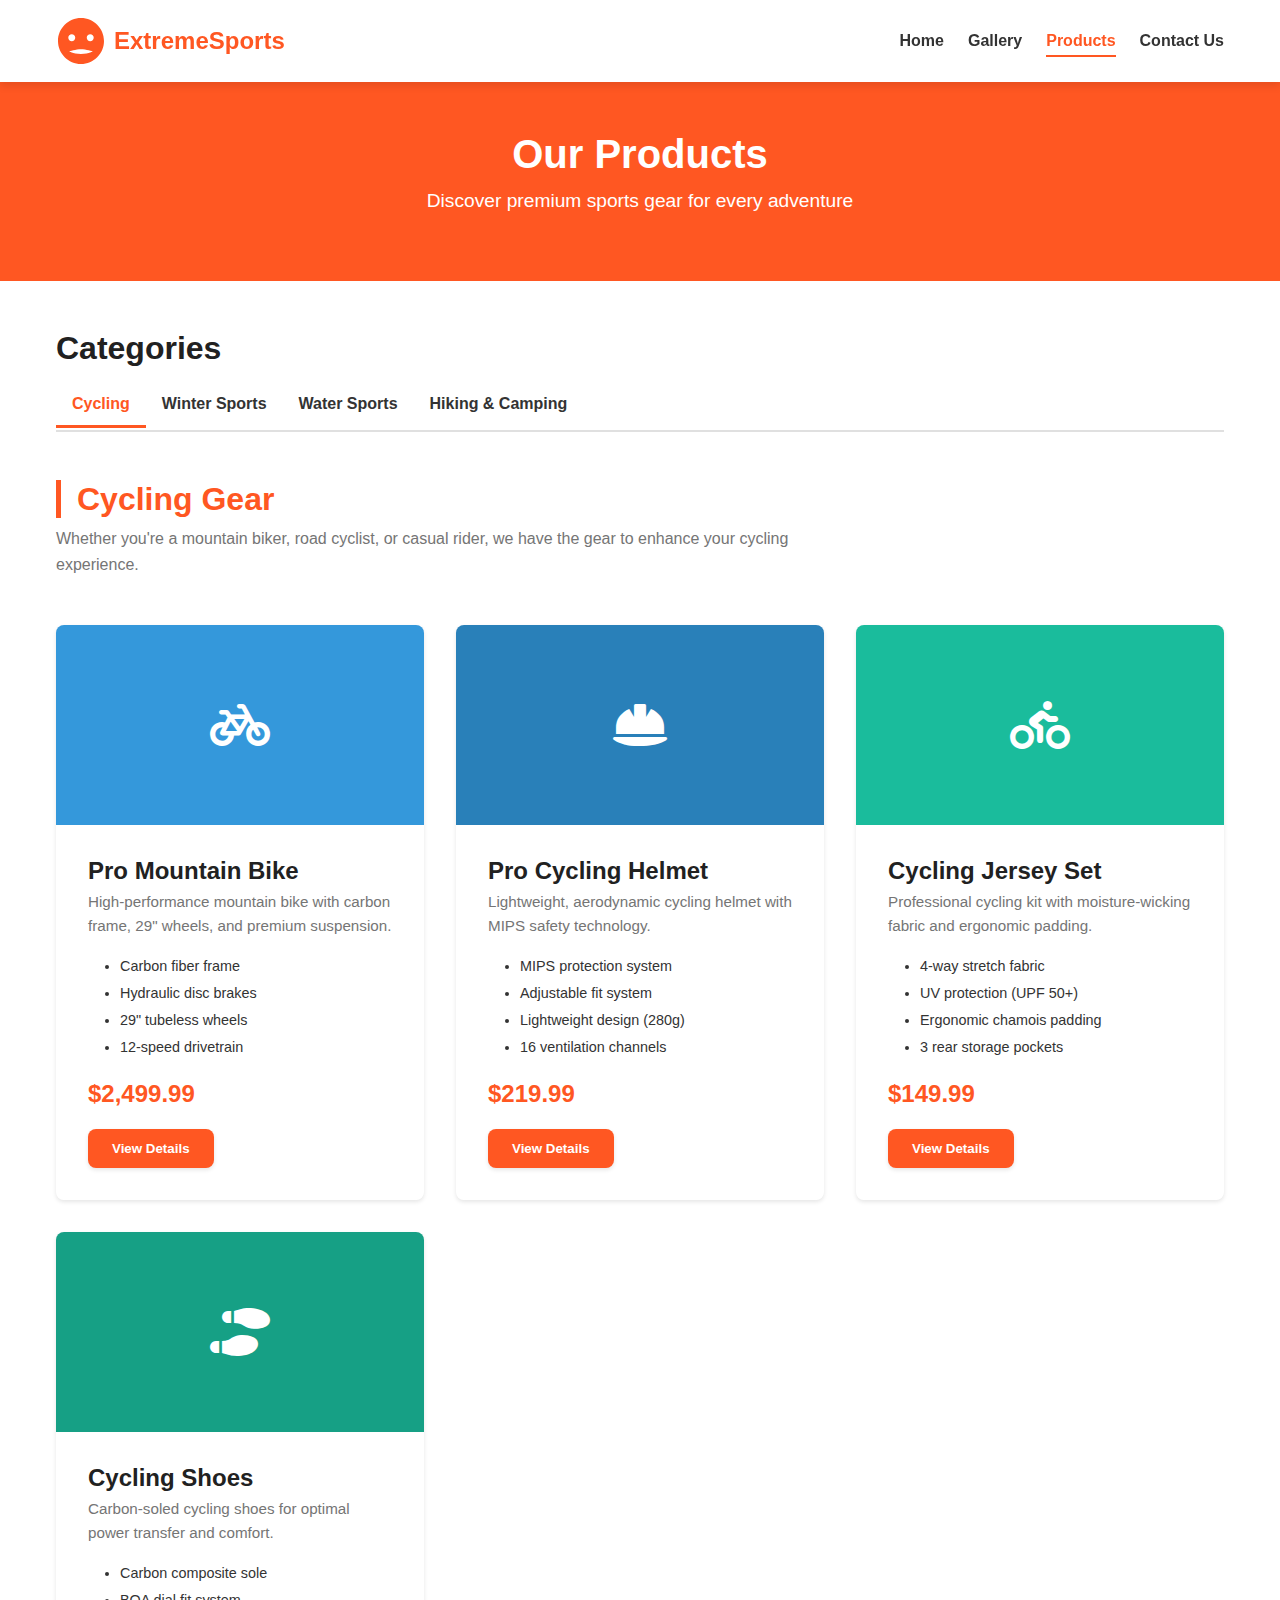
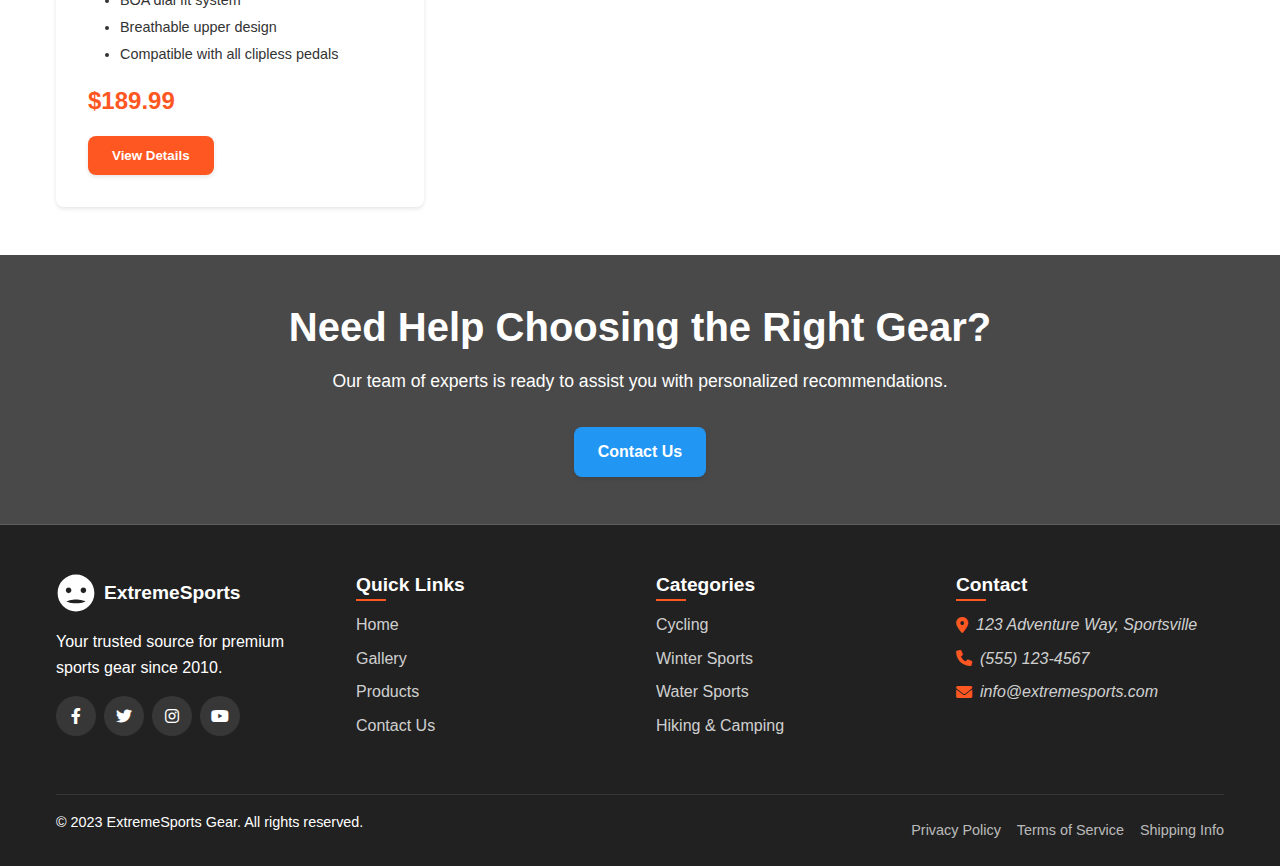
<file: products.html>
<!DOCTYPE html>
<html lang="en">
<head>
    <meta charset="UTF-8">
    <meta name="viewport" content="width=device-width, initial-scale=1.0">
    <title>ExtremeSports Gear | Products</title>
    <meta name="description" content="Browse our extensive collection of premium sports gear and equipment">
    <link rel="stylesheet" href="styles/main.css">
    <link rel="stylesheet" href="styles/products.css">
    <link rel="stylesheet" href="https://cdnjs.cloudflare.com/ajax/libs/font-awesome/6.0.0-beta3/css/all.min.css">
</head>
<body>
    <header>
        <div class="header-container">
            <div class="logo">
                <a href="index.html">
                    <svg class="logo-svg" width="50" height="50" viewBox="0 0 50 50" fill="none" xmlns="http://www.w3.org/2000/svg">
                        <path d="M25 2C12.318 2 2 12.318 2 25C2 37.682 12.318 48 25 48C37.682 48 48 37.682 48 25C48 12.318 37.682 2 25 2ZM36.83 35.33C36.83 35.33 33.825 37.89 25 37.89C16.175 37.89 13.17 35.33 13.17 35.33C13.17 35.33 20.035 33.235 25 33.235C29.965 33.235 36.83 35.33 36.83 35.33ZM15.765 18.235C17.702 18.235 19.235 19.768 19.235 21.705C19.235 23.642 17.702 25.175 15.765 25.175C13.828 25.175 12.295 23.642 12.295 21.705C12.295 19.768 13.828 18.235 15.765 18.235ZM34.235 18.235C36.172 18.235 37.705 19.768 37.705 21.705C37.705 23.642 36.172 25.175 34.235 25.175C32.298 25.175 30.765 23.642 30.765 21.705C30.765 19.768 32.298 18.235 34.235 18.235Z" fill="#FF5722"/>
                    </svg>
                    <span>ExtremeSports</span>
                </a>
            </div>
            <nav>
                <ul class="nav-menu">
                    <li><a href="index.html">Home</a></li>
                    <li><a href="gallery.html">Gallery</a></li>
                    <li><a href="products.html" class="active">Products</a></li>
                    <li><a href="contact.html">Contact Us</a></li>
                </ul>
            </nav>
            <div class="hamburger">
                <span class="bar"></span>
                <span class="bar"></span>
                <span class="bar"></span>
            </div>
        </div>
    </header>

    <main>
        <section class="page-header">
            <div class="container">
                <h1>Our Products</h1>
                <p>Discover premium sports gear for every adventure</p>
            </div>
        </section>

        <section class="product-categories">
            <div class="container">
                <div class="category-nav">
                    <h2>Categories</h2>
                    <ul class="category-tabs">
                        <li><a href="#cycling" class="active">Cycling</a></li>
                        <li><a href="#winter">Winter Sports</a></li>
                        <li><a href="#water">Water Sports</a></li>
                        <li><a href="#hiking">Hiking & Camping</a></li>
                    </ul>
                </div>

                <!-- Cycling Category -->
                <div id="cycling" class="category-section active">
                    <h2 class="category-title">Cycling Gear</h2>
                    <p class="category-description">Whether you're a mountain biker, road cyclist, or casual rider, we have the gear to enhance your cycling experience.</p>
                    
                    <div class="product-grid">
                        <div class="product-card">
                            <div class="product-image" style="background-color: #3498db;">
                                <i class="fas fa-bicycle fa-3x"></i>
                            </div>
                            <div class="product-details">
                                <h3>Pro Mountain Bike</h3>
                                <p class="product-description">High-performance mountain bike with carbon frame, 29" wheels, and premium suspension.</p>
                                <ul class="product-features">
                                    <li>Carbon fiber frame</li>
                                    <li>Hydraulic disc brakes</li>
                                    <li>29" tubeless wheels</li>
                                    <li>12-speed drivetrain</li>
                                </ul>
                                <div class="product-price">$2,499.99</div>
                                <button class="btn-primary">View Details</button>
                            </div>
                        </div>
                        
                        <div class="product-card">
                            <div class="product-image" style="background-color: #2980b9;">
                                <i class="fas fa-helmet-safety fa-3x"></i>
                            </div>
                            <div class="product-details">
                                <h3>Pro Cycling Helmet</h3>
                                <p class="product-description">Lightweight, aerodynamic cycling helmet with MIPS safety technology.</p>
                                <ul class="product-features">
                                    <li>MIPS protection system</li>
                                    <li>Adjustable fit system</li>
                                    <li>Lightweight design (280g)</li>
                                    <li>16 ventilation channels</li>
                                </ul>
                                <div class="product-price">$219.99</div>
                                <button class="btn-primary">View Details</button>
                            </div>
                        </div>
                        
                        <div class="product-card">
                            <div class="product-image" style="background-color: #1abc9c;">
                                <i class="fas fa-person-biking fa-3x"></i>
                            </div>
                            <div class="product-details">
                                <h3>Cycling Jersey Set</h3>
                                <p class="product-description">Professional cycling kit with moisture-wicking fabric and ergonomic padding.</p>
                                <ul class="product-features">
                                    <li>4-way stretch fabric</li>
                                    <li>UV protection (UPF 50+)</li>
                                    <li>Ergonomic chamois padding</li>
                                    <li>3 rear storage pockets</li>
                                </ul>
                                <div class="product-price">$149.99</div>
                                <button class="btn-primary">View Details</button>
                            </div>
                        </div>
                        
                        <div class="product-card">
                            <div class="product-image" style="background-color: #16a085;">
                                <i class="fas fa-shoe-prints fa-3x"></i>
                            </div>
                            <div class="product-details">
                                <h3>Cycling Shoes</h3>
                                <p class="product-description">Carbon-soled cycling shoes for optimal power transfer and comfort.</p>
                                <ul class="product-features">
                                    <li>Carbon composite sole</li>
                                    <li>BOA dial fit system</li>
                                    <li>Breathable upper design</li>
                                    <li>Compatible with all clipless pedals</li>
                                </ul>
                                <div class="product-price">$189.99</div>
                                <button class="btn-primary">View Details</button>
                            </div>
                        </div>
                    </div>
                </div>

                <!-- Winter Sports Category -->
                <div id="winter" class="category-section">
                    <h2 class="category-title">Winter Sports Gear</h2>
                    <p class="category-description">Conquer the slopes with our premium selection of skis, snowboards, and winter accessories.</p>
                    
                    <div class="product-grid">
                        <div class="product-card">
                            <div class="product-image" style="background-color: #2ecc71;">
                                <i class="fas fa-snowflake fa-3x"></i>
                            </div>
                            <div class="product-details">
                                <h3>All-Mountain Skis</h3>
                                <p class="product-description">Versatile all-mountain skis for varied terrain and snow conditions.</p>
                                <ul class="product-features">
                                    <li>Wood core construction</li>
                                    <li>88mm waist width</li>
                                    <li>Rocker/Camber profile</li>
                                    <li>Sintered high-density base</li>
                                </ul>
                                <div class="product-price">$599.99</div>
                                <button class="btn-primary">View Details</button>
                            </div>
                        </div>
                        
                        <div class="product-card">
                            <div class="product-image" style="background-color: #27ae60;">
                                <i class="fas fa-person-skiing fa-3x"></i>
                            </div>
                            <div class="product-details">
                                <h3>Ski Boots</h3>
                                <p class="product-description">Performance ski boots with custom heat-moldable liner for perfect fit.</p>
                                <ul class="product-features">
                                    <li>100mm last width</li>
                                    <li>Flex rating: 110</li>
                                    <li>4 micro-adjustable buckles</li>
                                    <li>Heat-moldable liner</li>
                                </ul>
                                <div class="product-price">$449.99</div>
                                <button class="btn-primary">View Details</button>
                            </div>
                        </div>
                        
                        <div class="product-card">
                            <div class="product-image" style="background-color: #16a085;">
                                <i class="fas fa-person-snowboarding fa-3x"></i>
                            </div>
                            <div class="product-details">
                                <h3>All-Terrain Snowboard</h3>
                                <p class="product-description">Versatile snowboard that excels in all conditions, from groomers to powder.</p>
                                <ul class="product-features">
                                    <li>Directional twin shape</li>
                                    <li>Medium flex pattern</li>
                                    <li>Hybrid camber profile</li>
                                    <li>Sintered base for speed</li>
                                </ul>
                                <div class="product-price">$479.99</div>
                                <button class="btn-primary">View Details</button>
                            </div>
                        </div>
                        
                        <div class="product-card">
                            <div class="product-image" style="background-color: #1abc9c;">
                                <i class="fas fa-mitten fa-3x"></i>
                            </div>
                            <div class="product-details">
                                <h3>Insulated Snow Gloves</h3>
                                <p class="product-description">Waterproof and breathable gloves for winter sports with touchscreen compatibility.</p>
                                <ul class="product-features">
                                    <li>3-layer waterproof membrane</li>
                                    <li>Thinsulate insulation</li>
                                    <li>Leather palm reinforcement</li>
                                    <li>Touchscreen compatible</li>
                                </ul>
                                <div class="product-price">$79.99</div>
                                <button class="btn-primary">View Details</button>
                            </div>
                        </div>
                    </div>
                </div>

                <!-- Water Sports Category -->
                <div id="water" class="category-section">
                    <h2 class="category-title">Water Sports Gear</h2>
                    <p class="category-description">Dive into adventure with our collection of water sports equipment for surfing, kayaking, and more.</p>
                    
                    <div class="product-grid">
                        <div class="product-card">
                            <div class="product-image" style="background-color: #e74c3c;">
                                <i class="fas fa-water fa-3x"></i>
                            </div>
                            <div class="product-details">
                                <h3>Performance Surfboard</h3>
                                <p class="product-description">Versatile shortboard for all wave conditions from small beach breaks to overhead surf.</p>
                                <ul class="product-features">
                                    <li>EPS foam core</li>
                                    <li>6'2" x 19" x 2 3/8"</li>
                                    <li>Tri-fin setup included</li>
                                    <li>Epoxy resin construction</li>
                                </ul>
                                <div class="product-price">$699.99</div>
                                <button class="btn-primary">View Details</button>
                            </div>
                        </div>
                        
                        <div class="product-card">
                            <div class="product-image" style="background-color: #c0392b;">
                                <i class="fas fa-ship fa-3x"></i>
                            </div>
                            <div class="product-details">
                                <h3>Recreational Kayak</h3>
                                <p class="product-description">Stable, durable kayak for lakes, slow-moving rivers, and coastal paddling.</p>
                                <ul class="product-features">
                                    <li>10' length for maneuverability</li>
                                    <li>Adjustable padded seat</li>
                                    <li>Front and rear storage</li>
                                    <li>High-density polyethylene hull</li>
                                </ul>
                                <div class="product-price">$499.99</div>
                                <button class="btn-primary">View Details</button>
                            </div>
                        </div>
                        
                        <div class="product-card">
                            <div class="product-image" style="background-color: #e67e22;">
                                <i class="fas fa-person-swimming fa-3x"></i>
                            </div>
                            <div class="product-details">
                                <h3>Snorkeling Set</h3>
                                <p class="product-description">Premium mask, snorkel, and fins for underwater exploration.</p>
                                <ul class="product-features">
                                    <li>Tempered glass mask</li>
                                    <li>Dry-top snorkel</li>
                                    <li>Adjustable open-heel fins</li>
                                    <li>Carry bag included</li>
                                </ul>
                                <div class="product-price">$129.99</div>
                                <button class="btn-primary">View Details</button>
                            </div>
                        </div>
                        
                        <div class="product-card">
                            <div class="product-image" style="background-color: #d35400;">
                                <i class="fas fa-life-ring fa-3x"></i>
                            </div>
                            <div class="product-details">
                                <h3>Inflatable Paddle Board</h3>
                                <p class="product-description">Versatile inflatable SUP for all-around paddling on lakes, rivers, and oceans.</p>
                                <ul class="product-features">
                                    <li>10'6" length, 32" width</li>
                                    <li>Military-grade PVC construction</li>
                                    <li>Includes paddle, pump, and backpack</li>
                                    <li>300 lb capacity</li>
                                </ul>
                                <div class="product-price">$429.99</div>
                                <button class="btn-primary">View Details</button>
                            </div>
                        </div>
                    </div>
                </div>

                <!-- Hiking & Camping Category -->
                <div id="hiking" class="category-section">
                    <h2 class="category-title">Hiking & Camping Gear</h2>
                    <p class="category-description">Explore the great outdoors with reliable gear for hiking, camping, and backpacking adventures.</p>
                    
                    <div class="product-grid">
                        <div class="product-card">
                            <div class="product-image" style="background-color: #f39c12;">
                                <i class="fas fa-hiking fa-3x"></i>
                            </div>
                            <div class="product-details">
                                <h3>Waterproof Hiking Boots</h3>
                                <p class="product-description">Durable, waterproof boots for challenging terrain and all-day comfort.</p>
                                <ul class="product-features">
                                    <li>Gore-Tex waterproof membrane</li>
                                    <li>Vibram rubber outsole</li>
                                    <li>Nubuck leather upper</li>
                                    <li>Cushioned EVA midsole</li>
                                </ul>
                                <div class="product-price">$189.99</div>
                                <button class="btn-primary">View Details</button>
                            </div>
                        </div>
                        
                        <div class="product-card">
                            <div class="product-image" style="background-color: #d35400;">
                                <i class="fas fa-campground fa-3x"></i>
                            </div>
                            <div class="product-details">
                                <h3>Ultralight Backpacking Tent</h3>
                                <p class="product-description">Lightweight 2-person tent for backpacking and wilderness camping.</p>
                                <ul class="product-features">
                                    <li>Trail weight: 3 lbs 2 oz</li>
                                    <li>Freestanding design</li>
                                    <li>Waterproof rainfly (1500mm)</li>
                                    <li>Two doors with vestibules</li>
                                </ul>
                                <div class="product-price">$349.99</div>
                                <button class="btn-primary">View Details</button>
                            </div>
                        </div>
                        
                        <div class="product-card">
                            <div class="product-image" style="background-color: #f1c40f;">
                                <i class="fas fa-compass fa-3x"></i>
                            </div>
                            <div class="product-details">
                                <h3>GPS Navigation Device</h3>
                                <p class="product-description">Rugged, reliable GPS device with preloaded topographic maps for wilderness navigation.</p>
                                <ul class="product-features">
                                    <li>3" sunlight-readable display</li>
                                    <li>20-hour battery life</li>
                                    <li>Preloaded topo maps</li>
                                    <li>Barometric altimeter & compass</li>
                                </ul>
                                <div class="product-price">$299.99</div>
                                <button class="btn-primary">View Details</button>
                            </div>
                        </div>
                        
                        <div class="product-card">
                            <div class="product-image" style="background-color: #e67e22;">
                                <i class="fas fa-fire fa-3x"></i>
                            </div>
                            <div class="product-details">
                                <h3>Lightweight Backpacking Stove</h3>
                                <p class="product-description">Compact, efficient cooking system for backpacking and camping.</p>
                                <ul class="product-features">
                                    <li>Weight: 3.9 oz (110g)</li>
                                    <li>Boils 1L water in 3.5 minutes</li>
                                    <li>Integrated ignition system</li>
                                    <li>Works with most screw-type fuel canisters</li>
                                </ul>
                                <div class="product-price">$69.99</div>
                                <button class="btn-primary">View Details</button>
                            </div>
                        </div>
                    </div>
                </div>
            </div>
        </section>

        <section class="cta">
            <div class="container">
                <div class="cta-content">
                    <h2>Need Help Choosing the Right Gear?</h2>
                    <p>Our team of experts is ready to assist you with personalized recommendations.</p>
                    <a href="contact.html" class="btn-secondary">Contact Us</a>
                </div>
            </div>
        </section>
    </main>

    <footer>
        <div class="container">
            <div class="footer-grid">
                <div class="footer-column">
                    <div class="footer-logo">
                        <svg width="40" height="40" viewBox="0 0 50 50" fill="none" xmlns="http://www.w3.org/2000/svg">
                            <path d="M25 2C12.318 2 2 12.318 2 25C2 37.682 12.318 48 25 48C37.682 48 48 37.682 48 25C48 12.318 37.682 2 25 2ZM36.83 35.33C36.83 35.33 33.825 37.89 25 37.89C16.175 37.89 13.17 35.33 13.17 35.33C13.17 35.33 20.035 33.235 25 33.235C29.965 33.235 36.83 35.33 36.83 35.33ZM15.765 18.235C17.702 18.235 19.235 19.768 19.235 21.705C19.235 23.642 17.702 25.175 15.765 25.175C13.828 25.175 12.295 23.642 12.295 21.705C12.295 19.768 13.828 18.235 15.765 18.235ZM34.235 18.235C36.172 18.235 37.705 19.768 37.705 21.705C37.705 23.642 36.172 25.175 34.235 25.175C32.298 25.175 30.765 23.642 30.765 21.705C30.765 19.768 32.298 18.235 34.235 18.235Z" fill="#ffffff"/>
                        </svg>
                        <span>ExtremeSports</span>
                    </div>
                    <p>Your trusted source for premium sports gear since 2010.</p>
                    <div class="social-icons">
                        <a href="#" aria-label="Facebook"><i class="fab fa-facebook-f"></i></a>
                        <a href="#" aria-label="Twitter"><i class="fab fa-twitter"></i></a>
                        <a href="#" aria-label="Instagram"><i class="fab fa-instagram"></i></a>
                        <a href="#" aria-label="YouTube"><i class="fab fa-youtube"></i></a>
                    </div>
                </div>
                <div class="footer-column">
                    <h3>Quick Links</h3>
                    <ul>
                        <li><a href="index.html">Home</a></li>
                        <li><a href="gallery.html">Gallery</a></li>
                        <li><a href="products.html">Products</a></li>
                        <li><a href="contact.html">Contact Us</a></li>
                    </ul>
                </div>
                <div class="footer-column">
                    <h3>Categories</h3>
                    <ul>
                        <li><a href="products.html#cycling">Cycling</a></li>
                        <li><a href="products.html#winter">Winter Sports</a></li>
                        <li><a href="products.html#water">Water Sports</a></li>
                        <li><a href="products.html#hiking">Hiking & Camping</a></li>
                    </ul>
                </div>
                <div class="footer-column">
                    <h3>Contact</h3>
                    <address>
                        <p><i class="fas fa-map-marker-alt"></i> 123 Adventure Way, Sportsville</p>
                        <p><i class="fas fa-phone"></i> (555) 123-4567</p>
                        <p><i class="fas fa-envelope"></i> info@extremesports.com</p>
                    </address>
                </div>
            </div>
            <div class="footer-bottom">
                <p>&copy; 2023 ExtremeSports Gear. All rights reserved.</p>
                <ul class="footer-legal">
                    <li><a href="#">Privacy Policy</a></li>
                    <li><a href="#">Terms of Service</a></li>
                    <li><a href="#">Shipping Info</a></li>
                </ul>
            </div>
        </div>
    </footer>

    <script src="scripts/main.js"></script>
</body>
</html>
</file>
<file: styles/contact.css>
/* ================ Contact Page Specific Styles ================ */

/* Contact Section */
.contact-section {
    background-color: var(--bg-white);
}

.contact-grid {
    display: grid;
    grid-template-columns: 1fr 1fr;
    gap: var(--spacing-xl);
}

/* Contact Info */
.contact-info {
    padding-right: var(--spacing-lg);
}

.contact-info h2 {
    margin-bottom: var(--spacing-md);
    color: var(--primary-color);
}

.contact-info > p {
    margin-bottom: var(--spacing-lg);
    color: var(--light-text);
}

.contact-methods {
    display: grid;
    grid-template-columns: 1fr 1fr;
    gap: var(--spacing-lg);
    margin-bottom: var(--spacing-xl);
}

.contact-method {
    display: flex;
    align-items: flex-start;
}

.contact-method i {
    font-size: 1.5rem;
    color: var(--primary-color);
    margin-right: var(--spacing-md);
    margin-top: 5px;
}

.contact-method h3 {
    margin-bottom: var(--spacing-xs);
    font-size: 1.1rem;
}

.contact-method p, .contact-method address {
    font-style: normal;
    color: var(--light-text);
    margin-bottom: var(--spacing-xs);
    font-size: 0.95rem;
}

.social-connect h3 {
    margin-bottom: var(--spacing-md);
}

/* Contact Form */
.contact-form-container {
    background-color: var(--bg-light);
    padding: var(--spacing-xl);
    border-radius: var(--border-radius-md);
    box-shadow: var(--shadow-md);
}

.contact-form-container h2 {
    margin-bottom: var(--spacing-lg);
    color: var(--primary-color);
}

.contact-form {
    display: grid;
    gap: var(--spacing-md);
}

.form-group {
    display: flex;
    flex-direction: column;
}

.form-group label {
    margin-bottom: var(--spacing-xs);
    font-weight: 600;
}

.form-group input,
.form-group select,
.form-group textarea {
    padding: 12px;
    border: 1px solid var(--border-color);
    border-radius: var(--border-radius-sm);
    font-family: var(--body-font);
    font-size: 1rem;
    transition: border-color var(--transition-fast);
}

.form-group input:focus,
.form-group select:focus,
.form-group textarea:focus {
    outline: none;
    border-color: var(--primary-color);
    box-shadow: 0 0 0 3px var(--primary-light);
}

.form-group textarea {
    resize: vertical;
    min-height: 120px;
}

.error-message {
    color: var(--error);
    font-size: 0.9rem;
    margin-top: 5px;
    height: 20px;
}

.form-actions {
    display: flex;
    gap: var(--spacing-md);
    margin-top: var(--spacing-md);
}

.form-actions button {
    flex: 1;
}

.form-group.error input,
.form-group.error select,
.form-group.error textarea {
    border-color: var(--error);
}

/* Form Success Message */
.form-success {
    display: none;
    text-align: center;
    padding: var(--spacing-xl);
    animation: fadeIn 0.5s ease;
}

.form-success i {
    font-size: 3rem;
    color: var(--success);
    margin-bottom: var(--spacing-md);
}

.form-success h3 {
    color: var(--success);
    margin-bottom: var(--spacing-sm);
}

/* FAQ Section */
.faq-section {
    background-color: var(--bg-light);
}

.faq-container {
    max-width: 800px;
    margin: 0 auto;
}

.faq-item {
    margin-bottom: var(--spacing-md);
    border-radius: var(--border-radius-md);
    overflow: hidden;
    box-shadow: var(--shadow-sm);
    background-color: var(--bg-white);
}

.faq-question {
    display: flex;
    justify-content: space-between;
    align-items: center;
    padding: var(--spacing-md) var(--spacing-lg);
    cursor: pointer;
    transition: background-color var(--transition-fast);
}

.faq-question:hover {
    background-color: var(--bg-light);
}

.faq-question h3 {
    margin: 0;
    font-size: 1.1rem;
}

.faq-question i {
    color: var(--primary-color);
    transition: transform var(--transition-normal);
}

.faq-item.active .faq-question i {
    transform: rotate(180deg);
}

.faq-answer {
    max-height: 0;
    overflow: hidden;
    transition: max-height var(--transition-slow), padding var(--transition-normal);
    padding: 0 var(--spacing-lg);
}

.faq-item.active .faq-answer {
    max-height: 200px;
    padding: 0 var(--spacing-lg) var(--spacing-md);
}

/* Responsive Contact Styles */
@media (max-width: 992px) {
    .contact-grid {
        grid-template-columns: 1fr;
        gap: var(--spacing-xl);
    }
    
    .contact-info {
        padding-right: 0;
    }
}

@media (max-width: 768px) {
    .contact-methods {
        grid-template-columns: 1fr;
    }
    
    .form-actions {
        flex-direction: column;
    }
}

@media (max-width: 576px) {
    .contact-form-container {
        padding: var(--spacing-lg);
    }
    
    .faq-question h3 {
        font-size: 1rem;
    }
}
</file>
<file: styles/gallery.css>
/* ================ Gallery Page Specific Styles ================ */

/* Gallery Filters */
.gallery-filters {
    padding-bottom: var(--spacing-lg);
}

.filter-buttons {
    display: flex;
    flex-wrap: wrap;
    justify-content: center;
    gap: var(--spacing-sm);
    margin-top: var(--spacing-md);
}

.filter-btn {
    background-color: var(--bg-white);
    color: var(--text-color);
    border: 2px solid var(--border-color);
    padding: 8px 20px;
    border-radius: var(--border-radius-md);
    font-weight: 600;
    transition: all var(--transition-fast);
}

.filter-btn:hover, .filter-btn.active {
    background-color: var(--primary-color);
    color: white;
    border-color: var(--primary-color);
}

/* Gallery Grid */
.gallery-grid {
    background-color: var(--bg-white);
    padding-top: 0;
}

.gallery-container {
    display: grid;
    grid-template-columns: repeat(auto-fill, minmax(300px, 1fr));
    gap: var(--spacing-md);
}

.gallery-item {
    border-radius: var(--border-radius-md);
    overflow: hidden;
    box-shadow: var(--shadow-sm);
    transition: transform var(--transition-normal), box-shadow var(--transition-normal);
    animation: fadeIn 0.8s ease;
}

.gallery-item:hover {
    transform: translateY(-10px);
    box-shadow: var(--shadow-md);
}

.gallery-image {
    position: relative;
    height: 300px;
    display: flex;
    align-items: center;
    justify-content: center;
    overflow: hidden;
}

.gallery-image i {
    color: white;
    z-index: 1;
    transition: transform var(--transition-normal);
}

.gallery-item:hover .gallery-image i {
    transform: scale(1.2);
}

.overlay {
    position: absolute;
    top: 0;
    left: 0;
    width: 100%;
    height: 100%;
    background-color: rgba(0, 0, 0, 0.7);
    display: flex;
    flex-direction: column;
    justify-content: center;
    align-items: center;
    padding: var(--spacing-md);
    text-align: center;
    color: white;
    opacity: 0;
    transition: opacity var(--transition-normal);
}

.gallery-item:hover .overlay {
    opacity: 1;
}

.overlay h3 {
    color: white;
    margin-bottom: var(--spacing-sm);
    font-size: 1.3rem;
}

.overlay p {
    margin-bottom: var(--spacing-md);
    font-size: 0.9rem;
}

.gallery-view-btn {
    background-color: var(--primary-color);
    color: white;
    padding: 8px 16px;
    border-radius: var(--border-radius-sm);
    font-weight: 600;
    transition: background-color var(--transition-fast);
}

.gallery-view-btn:hover {
    background-color: var(--primary-dark);
}

/* Gallery Modal */
.modal {
    display: none;
    position: fixed;
    top: 0;
    left: 0;
    width: 100%;
    height: 100%;
    background-color: rgba(0, 0, 0, 0.8);
    z-index: 1100;
    overflow: auto;
    animation: fadeIn 0.3s ease;
}

.modal-content {
    background-color: var(--bg-white);
    margin: 5% auto;
    max-width: 900px;
    width: 90%;
    border-radius: var(--border-radius-md);
    box-shadow: var(--shadow-lg);
    overflow: hidden;
    animation: fadeInUp 0.5s ease;
}

.close-modal {
    position: absolute;
    top: 20px;
    right: 20px;
    color: white;
    font-size: 30px;
    font-weight: bold;
    cursor: pointer;
    z-index: 1150;
    transition: color var(--transition-fast);
}

.close-modal:hover {
    color: var(--primary-color);
}

.modal-body {
    display: flex;
    flex-direction: column;
}

.modal-image {
    height: 300px;
    background-color: var(--bg-light);
    display: flex;
    align-items: center;
    justify-content: center;
}

.modal-image i {
    color: var(--text-color);
}

.modal-details {
    padding: var(--spacing-lg);
}

.modal-details h3 {
    margin-bottom: var(--spacing-sm);
    color: var(--primary-color);
}

.modal-details p {
    margin-bottom: var(--spacing-md);
}

.modal-features {
    margin-bottom: var(--spacing-lg);
}

.modal-features h4 {
    margin-bottom: var(--spacing-sm);
}

.modal-features ul {
    list-style: disc;
    padding-left: var(--spacing-lg);
}

.modal-features li {
    margin-bottom: var(--spacing-xs);
}

/* Responsive Gallery Styles */
@media (min-width: 768px) {
    .modal-body {
        flex-direction: row;
    }
    
    .modal-image {
        width: 50%;
        height: auto;
    }
    
    .modal-details {
        width: 50%;
    }
}

@media (max-width: 768px) {
    .gallery-container {
        grid-template-columns: repeat(auto-fill, minmax(250px, 1fr));
    }
    
    .gallery-image {
        height: 250px;
    }
}

@media (max-width: 576px) {
    .filter-buttons {
        gap: var(--spacing-xs);
    }
    
    .filter-btn {
        padding: 6px 16px;
        font-size: 0.9rem;
    }
    
    .gallery-container {
        grid-template-columns: 1fr;
    }
}
</file>
<file: styles/products.css>
/* ================ Products Page Specific Styles ================ */

/* Product Categories Navigation */
.product-categories {
    background-color: var(--bg-white);
}

.category-nav {
    margin-bottom: var(--spacing-xl);
}

.category-tabs {
    display: flex;
    overflow-x: auto;
    margin-top: var(--spacing-md);
    border-bottom: 2px solid var(--border-color);
    padding-bottom: 2px;
}

.category-tabs::-webkit-scrollbar {
    height: 5px;
}

.category-tabs::-webkit-scrollbar-thumb {
    background-color: var(--border-color);
    border-radius: 5px;
}

.category-tabs li {
    flex: 0 0 auto;
}

.category-tabs a {
    display: block;
    padding: var(--spacing-sm) var(--spacing-md);
    font-weight: 600;
    color: var(--text-color);
    border-bottom: 3px solid transparent;
    transition: all var(--transition-fast);
    text-align: center;
    white-space: nowrap;
}

.category-tabs a:hover, .category-tabs a.active {
    color: var(--primary-color);
    border-color: var(--primary-color);
}

/* Product Category Sections */
.category-section {
    display: none;
    animation: fadeIn 0.5s ease;
}

.category-section.active {
    display: block;
}

.category-title {
    color: var(--primary-color);
    border-left: 5px solid var(--primary-color);
    padding-left: var(--spacing-md);
    margin-bottom: var(--spacing-sm);
}

.category-description {
    max-width: 800px;
    margin-bottom: var(--spacing-xl);
    color: var(--light-text);
}

/* Product Grid */
.product-grid {
    display: grid;
    grid-template-columns: repeat(auto-fill, minmax(300px, 1fr));
    gap: var(--spacing-lg);
}

.product-card {
    background-color: var(--bg-light);
    border-radius: var(--border-radius-md);
    overflow: hidden;
    box-shadow: var(--shadow-sm);
    transition: transform var(--transition-normal), box-shadow var(--transition-normal);
}

.product-card:hover {
    transform: translateY(-10px);
    box-shadow: var(--shadow-md);
}

.product-image {
    height: 200px;
    display: flex;
    align-items: center;
    justify-content: center;
    color: white;
}

.product-image i {
    transition: transform var(--transition-normal);
}

.product-card:hover .product-image i {
    transform: scale(1.2);
}

.product-details {
    padding: var(--spacing-lg);
    background-color: var(--bg-white);
}

.product-details h3 {
    margin-bottom: var(--spacing-xs);
    color: var(--dark-color);
}

.product-description {
    color: var(--light-text);
    font-size: 0.95rem;
    margin-bottom: var(--spacing-md);
}

.product-features {
    margin-bottom: var(--spacing-md);
    padding-left: var(--spacing-lg);
}

.product-features li {
    font-size: 0.9rem;
    color: var(--text-color);
    margin-bottom: var(--spacing-xs);
    position: relative;
    list-style-type: disc;
}

.product-price {
    font-size: 1.5rem;
    font-weight: 700;
    color: var(--primary-color);
    margin-bottom: var(--spacing-md);
}

/* Responsive Product Styles */
@media (max-width: 992px) {
    .product-grid {
        grid-template-columns: repeat(auto-fill, minmax(250px, 1fr));
    }
}

@media (max-width: 768px) {
    .category-title {
        font-size: 1.6rem;
    }
    
    .product-grid {
        grid-template-columns: repeat(auto-fill, minmax(220px, 1fr));
    }
}

@media (max-width: 576px) {
    .product-grid {
        grid-template-columns: 1fr;
    }
    
    .product-features {
        padding-left: var(--spacing-md);
    }
}
</file>
<file: styles/main.css>
/* ================ Main Stylesheet ================ */
/* Contains global styles, typography, layout, navigation, and footer styles */

/* ================ CSS Reset & Base Styles ================ */
:root {
    /* Color Variables */
    --primary-color: #FF5722;
    --primary-dark: #E64A19;
    --primary-light: #FFCCBC;
    --secondary-color: #2196F3;
    --secondary-dark: #1976D2;
    --secondary-light: #BBDEFB;
    --dark-color: #212121;
    --text-color: #333333;
    --light-text: #757575;
    --bg-light: #F5F5F5;
    --bg-white: #FFFFFF;
    --success: #4CAF50;
    --warning: #FFC107;
    --error: #F44336;
    --border-color: #E0E0E0;

    /* Typography */
    --heading-font: 'Montserrat', sans-serif;
    --body-font: 'Open Sans', sans-serif;
    
    /* Spacing */
    --spacing-xs: 0.25rem;
    --spacing-sm: 0.5rem;
    --spacing-md: 1rem;
    --spacing-lg: 2rem;
    --spacing-xl: 3rem;
    
    /* Container max-width */
    --container-width: 1200px;
    
    /* Border Radius */
    --border-radius-sm: 4px;
    --border-radius-md: 8px;
    --border-radius-lg: 16px;
    
    /* Transitions */
    --transition-fast: 0.2s ease;
    --transition-normal: 0.3s ease;
    --transition-slow: 0.5s ease;
    
    /* Shadows */
    --shadow-sm: 0 2px 4px rgba(0, 0, 0, 0.1);
    --shadow-md: 0 4px 8px rgba(0, 0, 0, 0.1);
    --shadow-lg: 0 8px 16px rgba(0, 0, 0, 0.1);
}

* {
    margin: 0;
    padding: 0;
    box-sizing: border-box;
}

html {
    font-size: 16px;
    scroll-behavior: smooth;
}

body {
    font-family: var(--body-font);
    color: var(--text-color);
    line-height: 1.6;
    background-color: var(--bg-light);
    min-height: 100vh;
    display: flex;
    flex-direction: column;
}

img {
    max-width: 100%;
    height: auto;
    display: block;
}

ul, ol {
    list-style: none;
}

a {
    text-decoration: none;
    color: inherit;
    transition: color var(--transition-fast);
}

button, .btn-primary, .btn-secondary {
    cursor: pointer;
    border: none;
    font-family: var(--body-font);
    font-weight: 600;
    transition: all var(--transition-fast);
}

/* ================ Typography ================ */
h1, h2, h3, h4, h5, h6 {
    font-family: var(--heading-font);
    font-weight: 700;
    line-height: 1.2;
    margin-bottom: var(--spacing-md);
    color: var(--dark-color);
}

h1 {
    font-size: 2.5rem;
}

h2 {
    font-size: 2rem;
}

h3 {
    font-size: 1.5rem;
}

h4 {
    font-size: 1.25rem;
}

p {
    margin-bottom: var(--spacing-md);
}

/* ================ Layout & Container ================ */
.container {
    width: 100%;
    max-width: var(--container-width);
    margin: 0 auto;
    padding: 0 var(--spacing-md);
}

main {
    flex: 1;
}

section {
    padding: var(--spacing-xl) 0;
}

.section-title {
    text-align: center;
    margin-bottom: var(--spacing-xl);
    position: relative;
}

.section-title::after {
    content: '';
    position: absolute;
    bottom: -10px;
    left: 50%;
    transform: translateX(-50%);
    width: 50px;
    height: 4px;
    background-color: var(--primary-color);
    border-radius: 2px;
}

.page-header {
    background-color: var(--primary-color);
    color: white;
    padding: var(--spacing-xl) 0;
    text-align: center;
}

.page-header h1 {
    color: white;
    margin-bottom: var(--spacing-sm);
}

.page-header p {
    font-size: 1.2rem;
    max-width: 800px;
    margin-left: auto;
    margin-right: auto;
}

/* ================ Buttons ================ */
.btn-primary {
    display: inline-block;
    background-color: var(--primary-color);
    color: white;
    padding: 0.75rem 1.5rem;
    border-radius: var(--border-radius-md);
    font-weight: 600;
    text-align: center;
    transition: all var(--transition-fast);
    box-shadow: var(--shadow-sm);
}

.btn-primary:hover {
    background-color: var(--primary-dark);
    transform: translateY(-2px);
    box-shadow: var(--shadow-md);
}

.btn-secondary {
    display: inline-block;
    background-color: var(--secondary-color);
    color: white;
    padding: 0.75rem 1.5rem;
    border-radius: var(--border-radius-md);
    font-weight: 600;
    text-align: center;
    transition: all var(--transition-fast);
    box-shadow: var(--shadow-sm);
}

.btn-secondary:hover {
    background-color: var(--secondary-dark);
    transform: translateY(-2px);
    box-shadow: var(--shadow-md);
}

/* ================ Header & Navigation ================ */
header {
    background-color: var(--bg-white);
    position: sticky;
    top: 0;
    z-index: 1000;
    box-shadow: var(--shadow-md);
}

.header-container {
    display: flex;
    justify-content: space-between;
    align-items: center;
    padding: 1rem var(--spacing-md);
    max-width: var(--container-width);
    margin: 0 auto;
}

.logo a {
    display: flex;
    align-items: center;
    font-family: var(--heading-font);
    font-weight: 700;
    font-size: 1.5rem;
    color: var(--primary-color);
}

.logo-svg {
    margin-right: 0.5rem;
}

.nav-menu {
    display: flex;
    gap: 1.5rem;
}

.nav-menu a {
    position: relative;
    color: var(--text-color);
    font-weight: 600;
    padding: 0.5rem 0;
}

.nav-menu a:hover, .nav-menu a.active {
    color: var(--primary-color);
}

.nav-menu a::after {
    content: '';
    position: absolute;
    bottom: 0;
    left: 0;
    width: 0;
    height: 2px;
    background-color: var(--primary-color);
    transition: width var(--transition-normal);
}

.nav-menu a:hover::after, .nav-menu a.active::after {
    width: 100%;
}

.hamburger {
    display: none;
    cursor: pointer;
}

.bar {
    display: block;
    width: 25px;
    height: 3px;
    margin: 5px auto;
    transition: all var(--transition-fast);
    background-color: var(--text-color);
}

/* ================ Hero Section ================ */
.hero {
    background-image: linear-gradient(rgba(0, 0, 0, 0.6), rgba(0, 0, 0, 0.6)), url('https://source.unsplash.com/1600x900/?outdoor,sports');
    background-size: cover;
    background-position: center;
    background-repeat: no-repeat;
    color: white;
    padding: 8rem 0;
    text-align: center;
}

.hero-content {
    max-width: 800px;
    margin: 0 auto;
    padding: 0 var(--spacing-md);
}

.hero h1 {
    font-size: 3rem;
    margin-bottom: var(--spacing-md);
    color: white;
    animation: fadeInDown 1s ease;
}

.hero p {
    font-size: 1.25rem;
    margin-bottom: var(--spacing-lg);
    animation: fadeInUp 1s ease;
    animation-delay: 0.2s;
    animation-fill-mode: both;
}

/* ================ Features Section ================ */
.features {
    background-color: var(--bg-white);
}

.feature-grid {
    display: grid;
    grid-template-columns: repeat(auto-fit, minmax(250px, 1fr));
    gap: var(--spacing-lg);
}

.feature-card {
    text-align: center;
    padding: var(--spacing-lg);
    background-color: var(--bg-light);
    border-radius: var(--border-radius-md);
    box-shadow: var(--shadow-sm);
    transition: transform var(--transition-normal), box-shadow var(--transition-normal);
}

.feature-card:hover {
    transform: translateY(-10px);
    box-shadow: var(--shadow-md);
}

.feature-card i {
    font-size: 2.5rem;
    color: var(--primary-color);
    margin-bottom: var(--spacing-md);
}

.feature-card h3 {
    margin-bottom: var(--spacing-sm);
}

/* ================ Categories Section ================ */
.categories {
    background-color: var(--bg-light);
}

.category-grid {
    display: grid;
    grid-template-columns: repeat(auto-fit, minmax(280px, 1fr));
    gap: var(--spacing-lg);
}

.category-card {
    background-color: var(--bg-white);
    border-radius: var(--border-radius-md);
    overflow: hidden;
    box-shadow: var(--shadow-sm);
    transition: transform var(--transition-normal), box-shadow var(--transition-normal);
}

.category-card:hover {
    transform: translateY(-5px);
    box-shadow: var(--shadow-md);
}

.category-image {
    height: 200px;
    display: flex;
    align-items: center;
    justify-content: center;
    color: white;
}

.category-image i {
    font-size: 4rem;
}

.category-card h3 {
    padding: var(--spacing-md) var(--spacing-md) 0;
    margin-bottom: var(--spacing-sm);
}

.category-card p {
    padding: 0 var(--spacing-md);
    color: var(--light-text);
}

.category-link {
    display: block;
    padding: var(--spacing-md);
    color: var(--primary-color);
    font-weight: 600;
    text-align: right;
    transition: color var(--transition-fast);
}

.category-link:hover {
    color: var(--primary-dark);
}

/* ================ Testimonials Section ================ */
.testimonials {
    background-color: var(--primary-color);
    color: white;
}

.testimonials .section-title {
    color: white;
}

.testimonials .section-title::after {
    background-color: white;
}

.testimonial-slider {
    position: relative;
    max-width: 800px;
    margin: 0 auto;
    overflow: hidden;
}

.testimonial-item {
    padding: var(--spacing-lg);
}

.testimonial-content {
    background-color: rgba(255, 255, 255, 0.1);
    border-radius: var(--border-radius-md);
    padding: var(--spacing-lg);
    position: relative;
}

.testimonial-content p {
    font-size: 1.1rem;
    font-style: italic;
    margin-bottom: var(--spacing-lg);
}

.testimonial-author {
    display: flex;
    align-items: center;
}

.author-info h4 {
    color: white;
    margin-bottom: 0;
}

.author-info span {
    font-size: 0.9rem;
    opacity: 0.9;
}

.slider-controls {
    display: flex;
    align-items: center;
    justify-content: center;
    margin-top: var(--spacing-lg);
}

.prev-btn, .next-btn {
    background-color: transparent;
    color: white;
    border: 2px solid white;
    width: 40px;
    height: 40px;
    border-radius: 50%;
    display: flex;
    align-items: center;
    justify-content: center;
    margin: 0 var(--spacing-md);
    transition: all var(--transition-fast);
}

.prev-btn:hover, .next-btn:hover {
    background-color: white;
    color: var(--primary-color);
}

.slider-dots {
    display: flex;
    gap: 8px;
}

.dot {
    width: 12px;
    height: 12px;
    border-radius: 50%;
    background-color: rgba(255, 255, 255, 0.3);
    cursor: pointer;
    transition: background-color var(--transition-fast);
}

.dot.active, .dot:hover {
    background-color: white;
}

/* ================ CTA Section ================ */
.cta {
    background-image: linear-gradient(rgba(0, 0, 0, 0.7), rgba(0, 0, 0, 0.7)), url('https://source.unsplash.com/1600x900/?mountains,adventure');
    background-size: cover;
    background-position: center;
    color: white;
    text-align: center;
    padding: var(--spacing-xl) 0;
}

.cta-content {
    max-width: 800px;
    margin: 0 auto;
}

.cta h2 {
    color: white;
    font-size: 2.5rem;
    margin-bottom: var(--spacing-md);
}

.cta p {
    font-size: 1.1rem;
    margin-bottom: var(--spacing-lg);
}

/* ================ Footer ================ */
footer {
    background-color: var(--dark-color);
    color: white;
    padding-top: var(--spacing-xl);
}

.footer-grid {
    display: grid;
    grid-template-columns: repeat(auto-fit, minmax(200px, 1fr));
    gap: var(--spacing-lg);
    margin-bottom: var(--spacing-xl);
}

.footer-logo {
    display: flex;
    align-items: center;
    margin-bottom: var(--spacing-md);
}

.footer-logo svg {
    margin-right: 0.5rem;
}

.footer-logo span {
    font-family: var(--heading-font);
    font-weight: 700;
    font-size: 1.2rem;
}

.footer-column h3 {
    color: white;
    font-size: 1.2rem;
    margin-bottom: var(--spacing-md);
    position: relative;
}

.footer-column h3::after {
    content: '';
    position: absolute;
    bottom: -5px;
    left: 0;
    width: 30px;
    height: 2px;
    background-color: var(--primary-color);
}

.footer-column ul li {
    margin-bottom: var(--spacing-sm);
}

.footer-column ul li a {
    color: rgba(255, 255, 255, 0.8);
    transition: color var(--transition-fast);
}

.footer-column ul li a:hover {
    color: var(--primary-color);
}

.social-icons {
    display: flex;
    gap: var(--spacing-sm);
    margin-top: var(--spacing-md);
}

.social-icons a {
    display: flex;
    align-items: center;
    justify-content: center;
    width: 40px;
    height: 40px;
    background-color: rgba(255, 255, 255, 0.1);
    border-radius: 50%;
    color: white;
    transition: all var(--transition-normal);
}

.social-icons a:hover {
    background-color: var(--primary-color);
    transform: translateY(-3px);
}

address p {
    margin-bottom: var(--spacing-sm);
    display: flex;
    align-items: center;
    color: rgba(255, 255, 255, 0.8);
}

address p i {
    margin-right: var(--spacing-sm);
    color: var(--primary-color);
}

.footer-bottom {
    border-top: 1px solid rgba(255, 255, 255, 0.1);
    padding: var(--spacing-md) 0;
    display: flex;
    flex-wrap: wrap;
    justify-content: space-between;
    align-items: center;
    font-size: 0.9rem;
}

.footer-legal {
    display: flex;
    gap: var(--spacing-md);
}

.footer-legal a {
    color: rgba(255, 255, 255, 0.7);
    transition: color var(--transition-fast);
}

.footer-legal a:hover {
    color: var(--primary-color);
}

/* ================ Animations ================ */
@keyframes fadeInDown {
    from {
        opacity: 0;
        transform: translateY(-20px);
    }
    to {
        opacity: 1;
        transform: translateY(0);
    }
}

@keyframes fadeInUp {
    from {
        opacity: 0;
        transform: translateY(20px);
    }
    to {
        opacity: 1;
        transform: translateY(0);
    }
}

@keyframes fadeIn {
    from {
        opacity: 0;
    }
    to {
        opacity: 1;
    }
}

/* ================ Responsive Styles ================ */
@media (max-width: 992px) {
    h1 {
        font-size: 2.2rem;
    }
    
    h2 {
        font-size: 1.8rem;
    }
    
    .hero h1 {
        font-size: 2.5rem;
    }
    
    .category-grid, .feature-grid {
        grid-template-columns: repeat(2, 1fr);
    }
}

@media (max-width: 768px) {
    .hamburger {
        display: block;
    }
    
    .hamburger.active .bar:nth-child(2) {
        opacity: 0;
    }
    
    .hamburger.active .bar:nth-child(1) {
        transform: translateY(8px) rotate(45deg);
    }
    
    .hamburger.active .bar:nth-child(3) {
        transform: translateY(-8px) rotate(-45deg);
    }
    
    .nav-menu {
        position: fixed;
        left: -100%;
        top: 70px;
        gap: 0;
        flex-direction: column;
        background-color: var(--bg-white);
        width: 100%;
        text-align: center;
        transition: 0.3s;
        box-shadow: 0 10px 10px rgba(0, 0, 0, 0.1);
        padding: 20px 0;
    }
    
    .nav-menu.active {
        left: 0;
    }
    
    .nav-menu li {
        margin: 16px 0;
    }
    
    .category-grid, .feature-grid {
        grid-template-columns: 1fr;
    }
    
    .footer-grid {
        grid-template-columns: 1fr;
        text-align: center;
    }
    
    .footer-column h3::after {
        left: 50%;
        transform: translateX(-50%);
    }
    
    .social-icons {
        justify-content: center;
    }
    
    address p {
        justify-content: center;
    }
    
    .footer-bottom {
        flex-direction: column;
        gap: var(--spacing-md);
        text-align: center;
    }
    
    .footer-legal {
        justify-content: center;
    }
}

@media (max-width: 576px) {
    section {
        padding: var(--spacing-lg) 0;
    }
    
    .hero {
        padding: 5rem 0;
    }
    
    .hero h1 {
        font-size: 2rem;
    }
    
    .hero p {
        font-size: 1.1rem;
    }
    
    .section-title {
        font-size: 1.8rem;
    }
    
    .cta h2 {
        font-size: 1.8rem;
    }
}

/* Font Import */
@import url('https://fonts.googleapis.com/css2?family=Montserrat:wght@400;600;700&family=Open+Sans:wght@400;600&display=swap');
</file>
